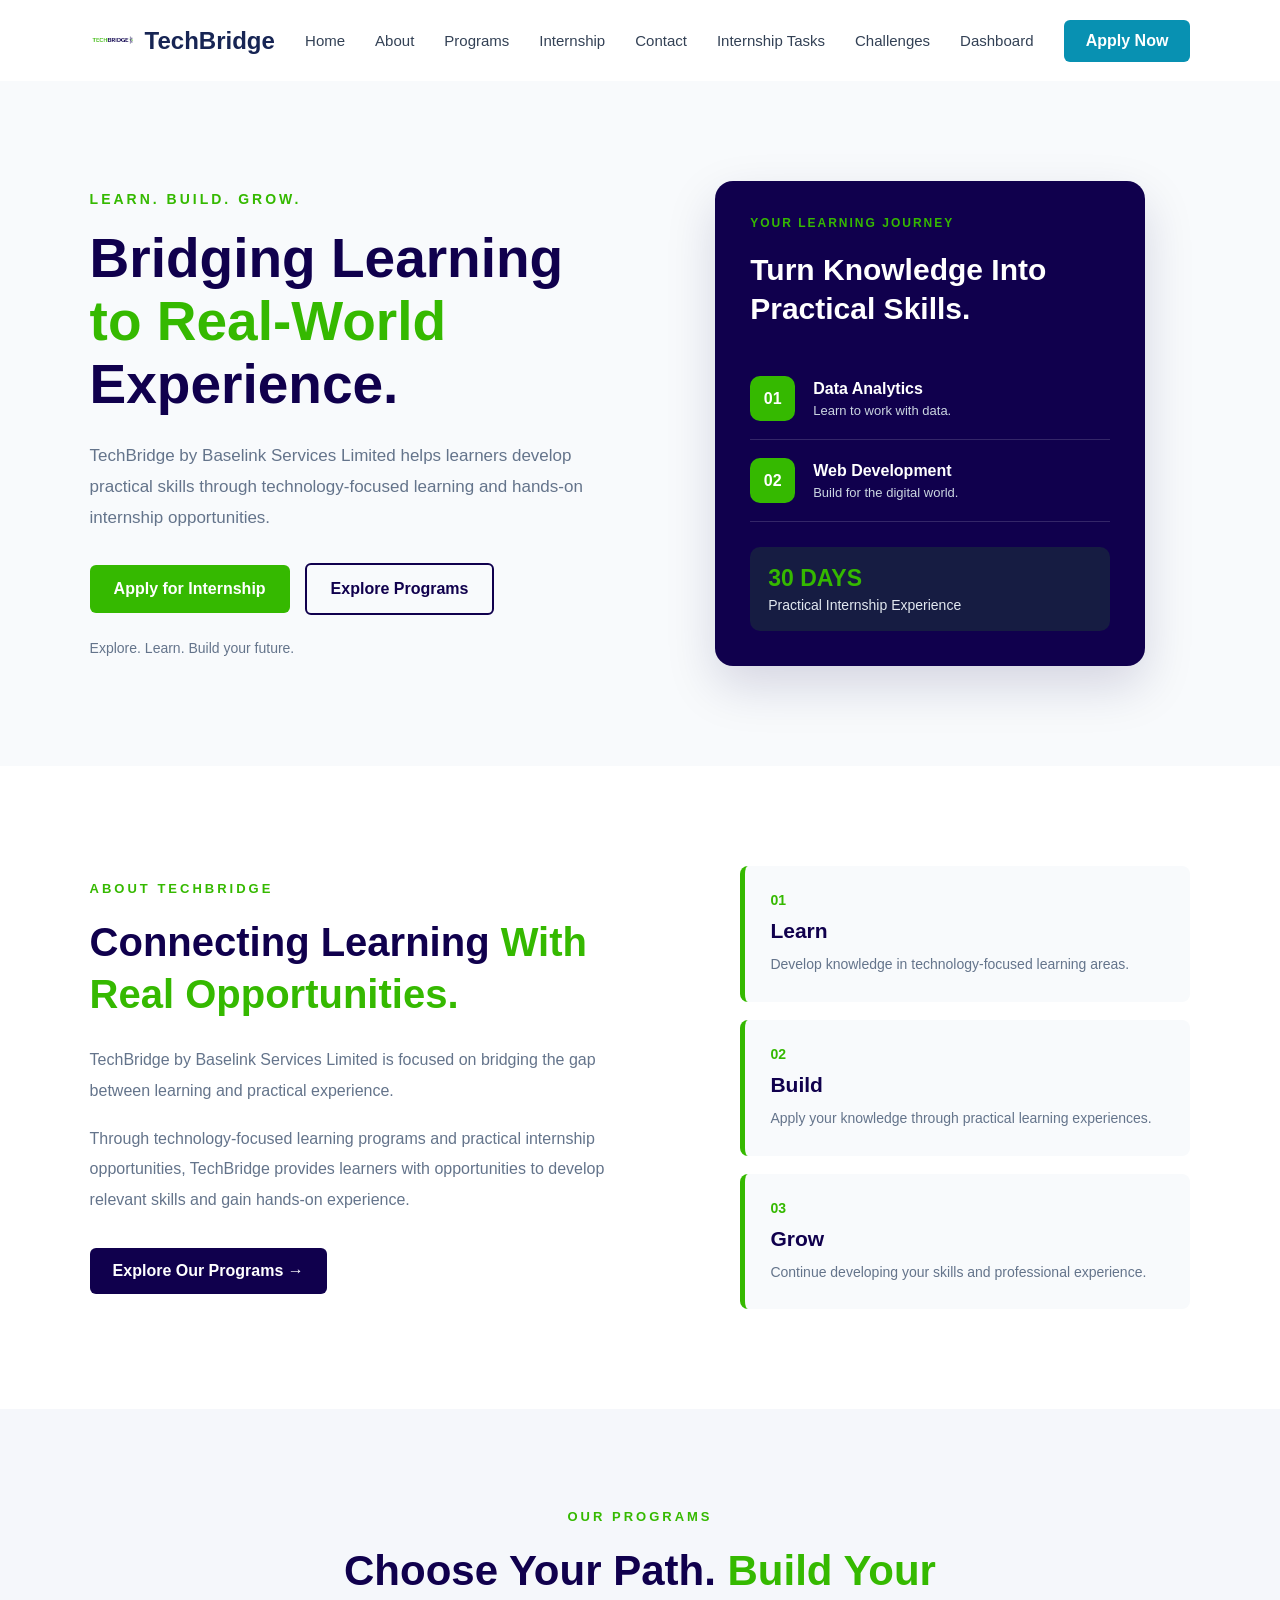
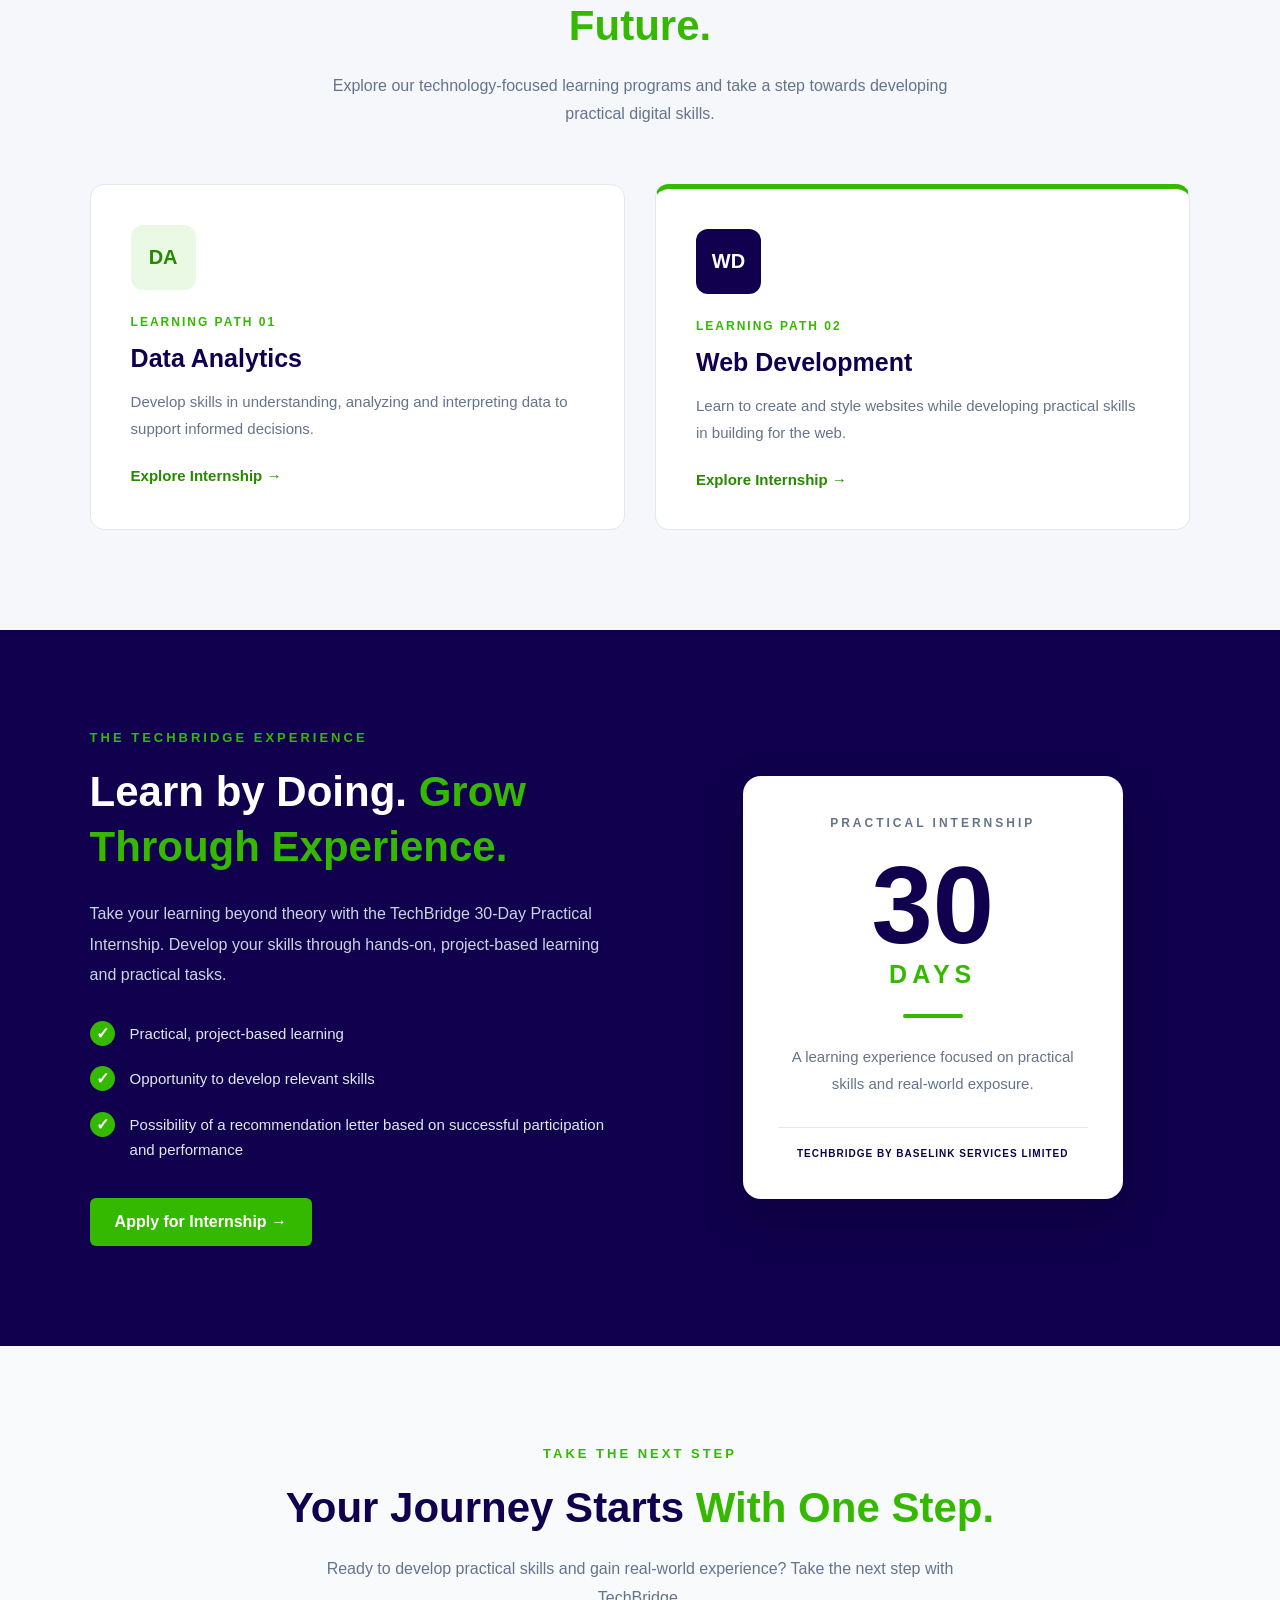
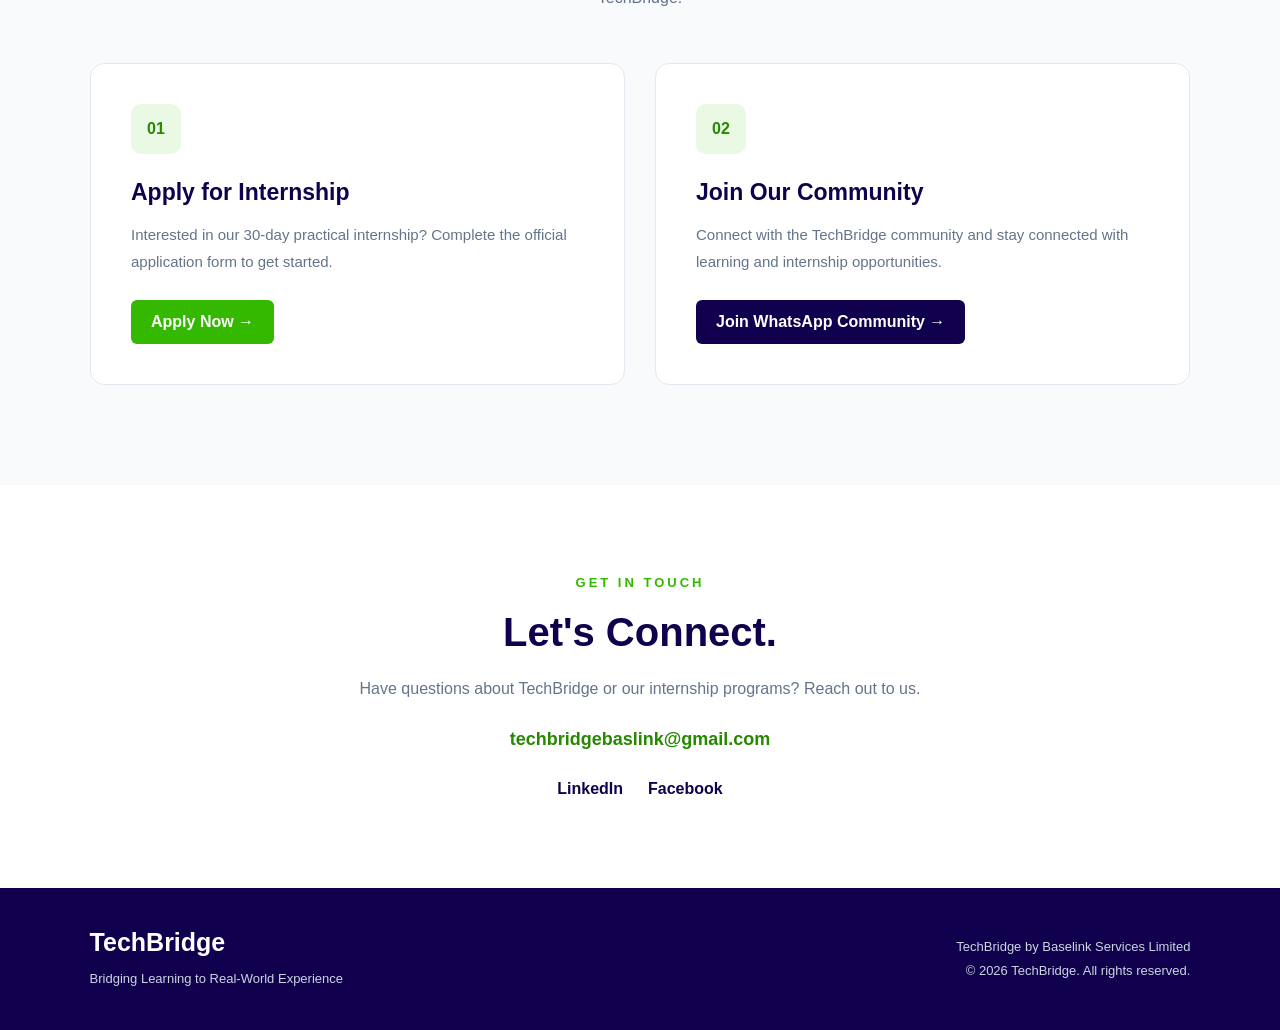
<file: index.html>
<!DOCTYPE html>
<html lang="en">
<head>
    <meta charset="UTF-8">
    <meta name="viewport" content="width=device-width, initial-scale=1.0">
    <meta name="description" content="TechBridge by Baselink Services Limited — Bridging Learning to Real-World Experience.">
    <title>TechBridge | Bridging Learning to Real-World Experience</title>
    <link rel="stylesheet" href="style.css?v=2">    
</head>
<body>

   
<!-- HEADER / NAVIGATION -->
<header class="header">
    <nav class="navbar">

        <a href="#home" class="logo">
            <img src="images/logo.png" alt="TechBridge Logo">
            <span>TechBridge</span>
        </a>

        <ul class="nav-links">
            <li><a href="#home">Home</a></li>
            <li><a href="#about">About</a></li>
            <li><a href="programs.html">Programs</a></li>
            <li><a href="#internship">Internship</a></li>
            <li><a href="#contact">Contact</a></li>
            <li><a href="tasks.html">Internship Tasks</a></li>
            <li><a href="challenges.html">Challenges</a></li>
            <li><a href="dashboard.html">Dashboard</a></li>
        </ul>

        <a href="#apply" class="nav-button">Apply Now</a>

              
    </nav>
</header>

    
<!-- HERO SECTION -->
<section class="hero" id="home">

    <div class="hero-content">

        <p class="hero-tag">
            LEARN. BUILD. GROW.
        </p>

        <h1>
            Bridging Learning
            <span>to Real-World</span>
            Experience.
        </h1>

        <p class="hero-description">
            TechBridge by Baselink Services Limited helps
            learners develop practical skills through
            technology-focused learning and hands-on
            internship opportunities.
        </p>

        <div class="hero-buttons">
            <a href="#apply" class="primary-btn">
                Apply for Internship
            </a>

            <a href="#programs" class="secondary-btn">
                Explore Programs
            </a>
        </div>

        <p class="hero-note">
            Explore. Learn. Build your future.
        </p>

    </div>

    <div class="hero-visual">

        <div class="visual-card">

            <p class="visual-label">
                YOUR LEARNING JOURNEY
            </p>

            <h2>
                Turn Knowledge
                Into Practical Skills.
            </h2>

            <div class="learning-path">

                <div class="path-icon">01</div>

                <div>
                    <h3>Data Analytics</h3>
                    <p>Learn to work with data.</p>
                </div>

            </div>

            <div class="learning-path">

                <div class="path-icon">02</div>

                <div>
                    <h3>Web Development</h3>
                    <p>Build for the digital world.</p>
                </div>

            </div>

            <div class="internship-highlight">
                <span>30 DAYS</span>
                <p>Practical Internship Experience</p>
            </div>

        </div>

    </div>

</section>


<!-- ABOUT SECTION -->
<section class="about" id="about">

    <div class="about-container">

        <div class="about-content">

            <p class="section-tag">ABOUT TECHBRIDGE</p>

            <h2>
                Connecting Learning
                <span>With Real Opportunities.</span>
            </h2>

            <p>
                TechBridge by Baselink Services Limited
                is focused on bridging the gap between
                learning and practical experience.
            </p>

            <p>
                Through technology-focused learning
                programs and practical internship
                opportunities, TechBridge provides
                learners with opportunities to develop
                relevant skills and gain hands-on
                experience.
            </p>

            <a href="#programs" class="about-button">
                Explore Our Programs →
            </a>

        </div>

        <div class="about-visual">

            <div class="about-box">

                <span class="about-number">01</span>

                <h3>Learn</h3>

                <p>
                    Develop knowledge in technology-focused
                    learning areas.
                </p>

            </div>

            <div class="about-box">

                <span class="about-number">02</span>

                <h3>Build</h3>

                <p>
                    Apply your knowledge through practical
                    learning experiences.
                </p>

            </div>

            <div class="about-box">

                <span class="about-number">03</span>

                <h3>Grow</h3>

                <p>
                    Continue developing your skills and
                    professional experience.
                </p>

            </div>

        </div>

    </div>

</section>


<!-- PROGRAMS SECTION -->
<section class="programs" id="programs">

    <div class="programs-container">

        <div class="programs-heading">

            <p class="section-tag">OUR PROGRAMS</p>

            <h2>
                Choose Your Path.
                <span>Build Your Future.</span>
            </h2>

            <p>
                Explore our technology-focused learning
                programs and take a step towards developing
                practical digital skills.
            </p>

        </div>


        <!-- PROGRAM CARDS -->
        <div class="program-cards">

            <!-- DATA ANALYTICS -->
            <div class="program-card">

                <div class="program-icon analytics-icon">
                    DA
                </div>

                <span class="program-label">
                    LEARNING PATH 01
                </span>

                <h3>Data Analytics</h3>

                <p>
                    Develop skills in understanding,
                    analyzing and interpreting data
                    to support informed decisions.
                </p>

                <a href="#internship" class="program-link">
                    Explore Internship →
                </a>

            </div>


            <!-- WEB DEVELOPMENT -->
            <div class="program-card featured-card">

                <div class="program-icon web-icon">
                    WD
                </div>

                <span class="program-label">
                    LEARNING PATH 02
                </span>

                <h3>Web Development</h3>

                <p>
                    Learn to create and style websites
                    while developing practical skills
                    in building for the web.
                </p>

                <a href="#internship" class="program-link">
                    Explore Internship →
                </a>

            </div>

        </div>

    </div>

</section>


<!-- INTERNSHIP SECTION -->
<section class="internship" id="internship">

    <div class="internship-container">

        <!-- LEFT CONTENT -->
        <div class="internship-content">

            <p class="section-tag">THE TECHBRIDGE EXPERIENCE</p>

            <h2>
                Learn by Doing.
                <span>Grow Through Experience.</span>
            </h2>

            <p class="internship-description">
                Take your learning beyond theory with the
                TechBridge 30-Day Practical Internship.
                Develop your skills through hands-on,
                project-based learning and practical tasks.
            </p>

            <div class="internship-benefits">

                <div class="benefit">
                    <span class="check">✓</span>
                    <p>Practical, project-based learning</p>
                </div>

                <div class="benefit">
                    <span class="check">✓</span>
                    <p>Opportunity to develop relevant skills</p>
                </div>

                <div class="benefit">
                    <span class="check">✓</span>
                    <p>
                        Possibility of a recommendation letter
                        based on successful participation and performance
                    </p>
                </div>

            </div>

            <a href="#apply" class="internship-btn">
                Apply for Internship →
            </a>

        </div>


        <!-- RIGHT CONTENT -->
        <div class="internship-visual">

            <div class="duration-card">

                <p class="duration-label">
                    PRACTICAL INTERNSHIP
                </p>

                <h3>30</h3>

                <span class="days-text">DAYS</span>

                <div class="duration-divider"></div>

                <p class="duration-message">
                    A learning experience focused on
                    practical skills and real-world exposure.
                </p>

                <div class="duration-footer">
                    TECHBRIDGE BY BASELINK SERVICES LIMITED
                </div>

            </div>

        </div>

    </div>

</section>


<!-- APPLICATION SECTION -->
<section class="application" id="apply">

    <div class="application-container">

        <p class="section-tag">TAKE THE NEXT STEP</p>

        <h2>
            Your Journey Starts
            <span>With One Step.</span>
        </h2>

        <p class="application-description">
            Ready to develop practical skills and gain
            real-world experience? Take the next step
            with TechBridge.
        </p>

        <div class="action-cards">

            <!-- APPLICATION CARD -->
            <div class="action-card apply-card">

                <div class="action-icon">01</div>

                <h3>Apply for Internship</h3>

                <p>
                    Interested in our 30-day practical
                    internship? Complete the official
                    application form to get started.
                </p>

                <a href="https://forms.gle/8EbdSy5ttGfLZfjv5?utm_source=chatgpt.comL"
                   class="action-btn apply-action">
                    Apply Now →
                </a>

            </div>


            <!-- COMMUNITY CARD -->
            <div class="action-card community-card">

                <div class="action-icon">02</div>

                <h3>Join Our Community</h3>

                <p>
                    Connect with the TechBridge community
                    and stay connected with learning
                    and internship opportunities.
                </p>

                <a href="https://chat.whatsapp.com/FqpBvYS4oaK32cXDxc8JIS?utm_source=chatgpt.com"
                   class="action-btn community-action"
                   target="_blank"
                   rel="noopener noreferrer">
                    Join WhatsApp Community →
                </a>

            </div>

        </div>

    </div>

</section>

<!-- CONTACT SECTION -->
<section class="contact" id="contact">

    <div class="contact-container">

        <p class="section-tag">GET IN TOUCH</p>

        <h2>Let's Connect.</h2>

        <p>
            Have questions about TechBridge or our
            internship programs? Reach out to us.
        </p>

        <a href="mailto:techbridgebaslink@gmail.com"
           class="email-link">
            techbridgebaslink@gmail.com
        </a>

        <div class="social-links">

            <a href="https://www.linkedin.com/company/techbridge-services/"
               target="_blank"
               rel="noopener noreferrer">
                LinkedIn
            </a>

            <a href="https://www.facebook.com/p/Baselink-Services-100066771475783/"
               target="_blank"
               rel="noopener noreferrer">
                Facebook
            </a>

        </div>

    </div>

</section>


<!-- FOOTER -->
<footer class="footer">

    <div class="footer-container">

        <div class="footer-brand">
            <h3>TechBridge</h3>
            <p>Bridging Learning to Real-World Experience</p>
        </div>

        <div class="footer-info">
            <p>TechBridge by Baselink Services Limited</p>
            <p>© 2026 TechBridge. All rights reserved.</p>
        </div>

    </div>

</footer>


</body>
</html>
</file>
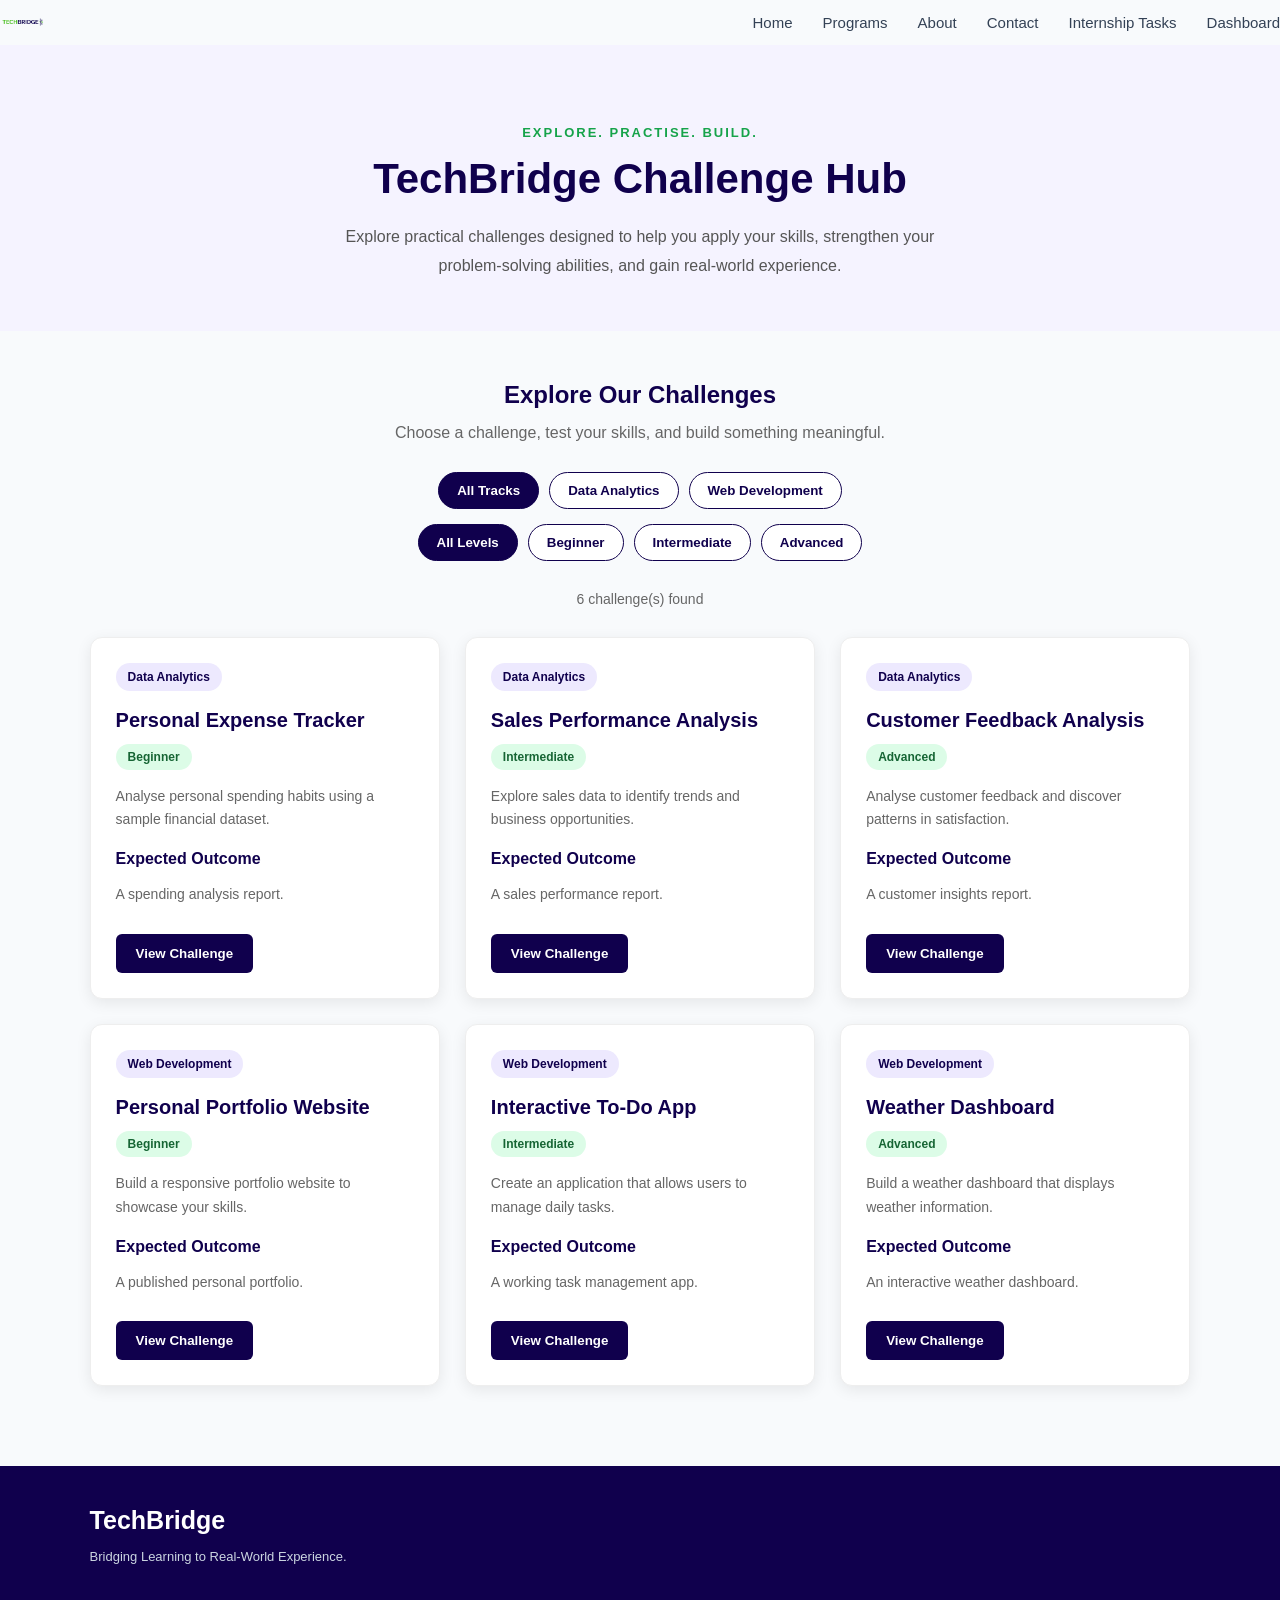
<file: challenges.html>
<!DOCTYPE html>
<html lang="en">

    <head>
        <meta charset="UTF-8">
        <meta name="viewport" content="width=device-width, initial-scale=1.0">

        <title>TechBridge | Challenge Hub</title>

        <link rel="stylesheet" href="style.css">
    </head>

    <body>

        <!-- HEADER -->
        <header>
            <nav class="navbar">

                <div class="logo">
                    <img src="images/logo.png" alt="TechBridge Logo">
                </div>

                <ul class="nav-links">
                    <li><a href="index.html">Home</a></li>
                    <li><a href="programs.html">Programs</a></li>
                    <li><a href="index.html#about">About</a></li>
                    <li><a href="index.html#contact">Contact</a></li>
                    <li><a href="tasks.html">Internship Tasks</a></li>
                    <li><a href="dashboard.html">Dashboard</a></li>
                </ul>

            </nav>
        </header>

        <!-- MAIN CONTENT -->
        <main>

            <section class="challenge-hero">

                <p class="challenge-tag">EXPLORE. PRACTISE. BUILD.</p>

                <h1>TechBridge Challenge Hub</h1>

                <p>
                    Explore practical challenges designed to help you apply your skills,
                    strengthen your problem-solving abilities, and gain real-world experience.
                </p>

            </section>

            <section class="challenge-section">

            <h2>Explore Our Challenges</h2>

            <p>Choose a challenge, test your skills, and build something meaningful.</p>

            <div class="challenge-filters">
                <div id="track-filters">
        <button class="filter-btn active" data-track="All">All Tracks</button>
        <button class="filter-btn" data-track="Data Analytics">Data Analytics</button>
        <button class="filter-btn" data-track="Web Development">Web Development</button>
                </div>

                <div id="difficulty-filters">
                <button class="filter-btn active" data-difficulty="All">All Levels</button>
                <button class="filter-btn" data-difficulty="Beginner">Beginner</button>
                <button class="filter-btn" data-difficulty="Intermediate">Intermediate</button>
                <button class="filter-btn" data-difficulty="Advanced">Advanced</button>
                </div>
            </div>

            <div id="challenge-count"></div>

            <div id="challenge-container" class="challenge-grid">
                <!-- Challenge cards will be generated with JavaScript -->
            </div>

            </section><div class="challenge-modal" id="challenge-modal">

            <div class="modal-content">

                <button class="modal-close" id="modal-close">&times;</button>

                <div id="modal-details"></div>

            </div>

        </div>



        </main>

        <!-- FOOTER -->
            
        <footer class="footer">

            <div class="footer-container">

                <div class="footer-brand">
                    <h3>TechBridge</h3>
                    <p>Bridging Learning to Real-World Experience.</p>
                </div>

            </div>

        </footer>
        <script src="challenges.js"></script>
    </body>
</html>
</file>
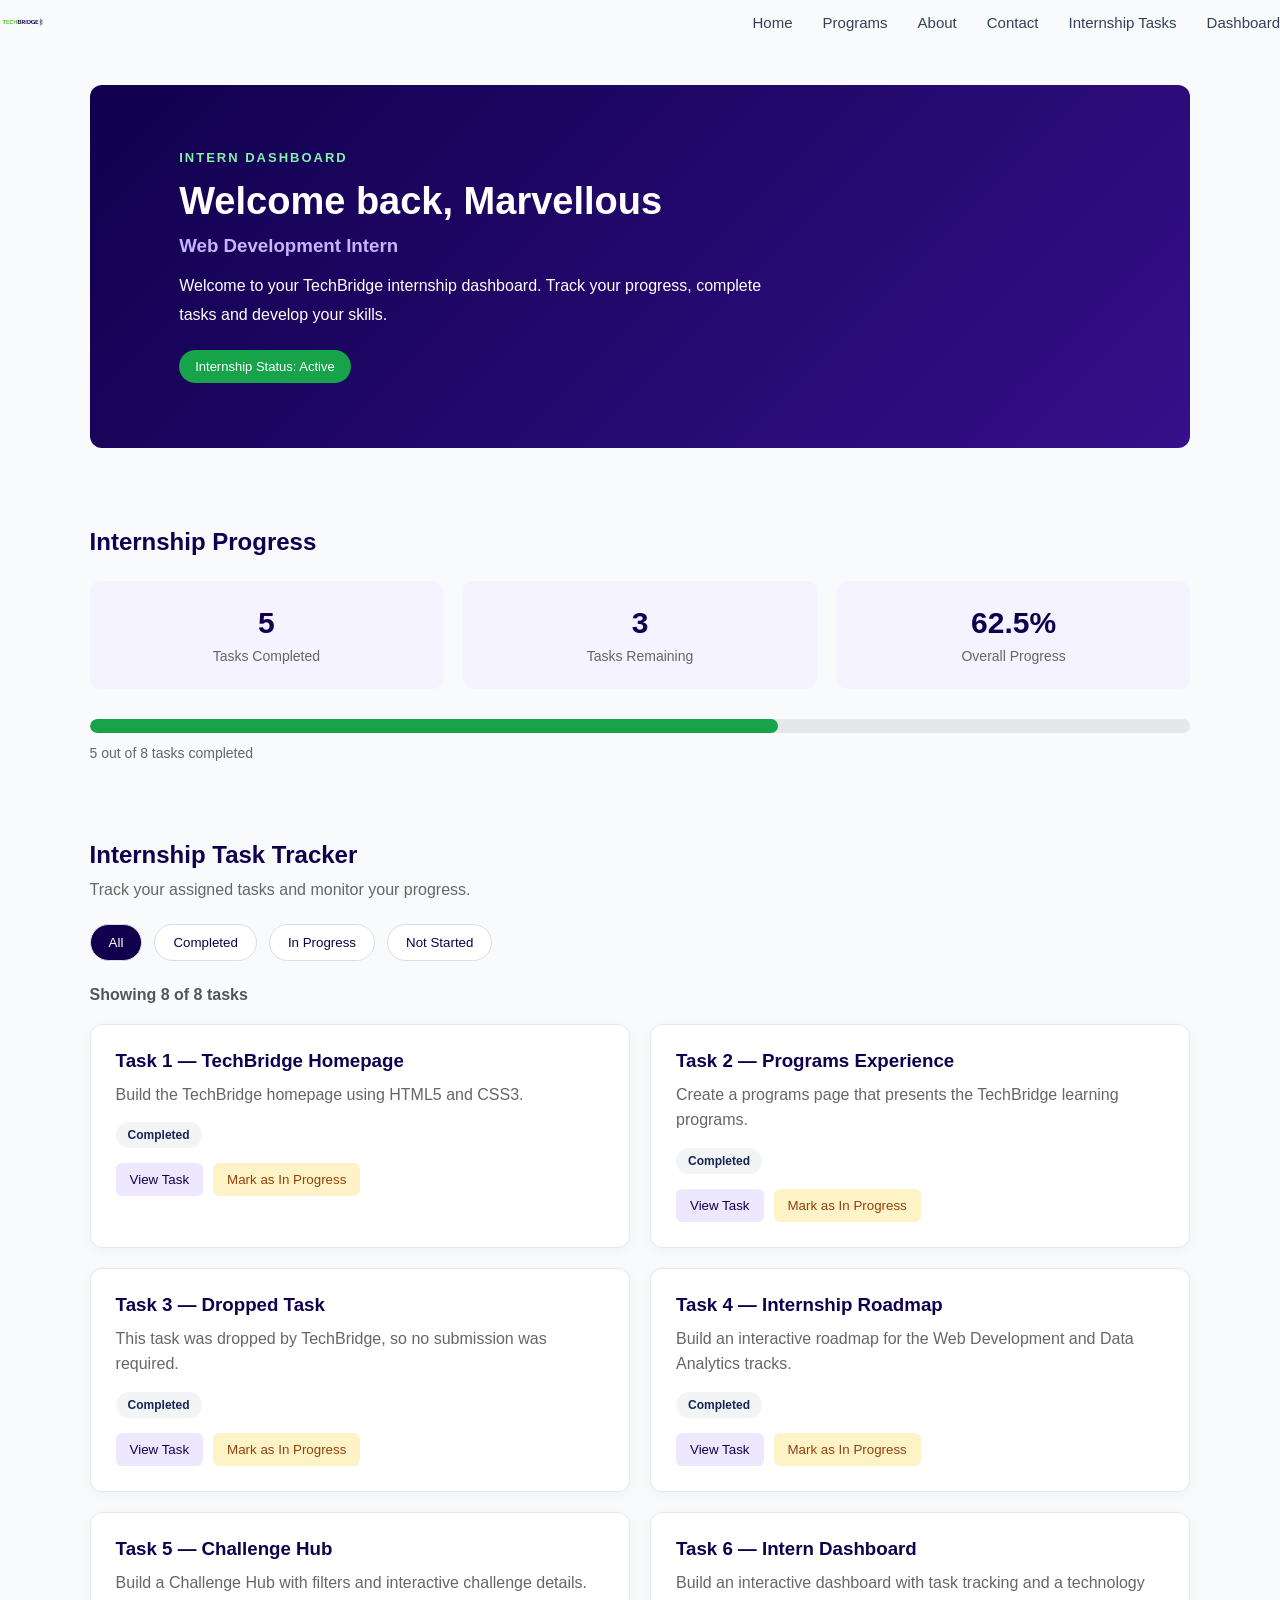
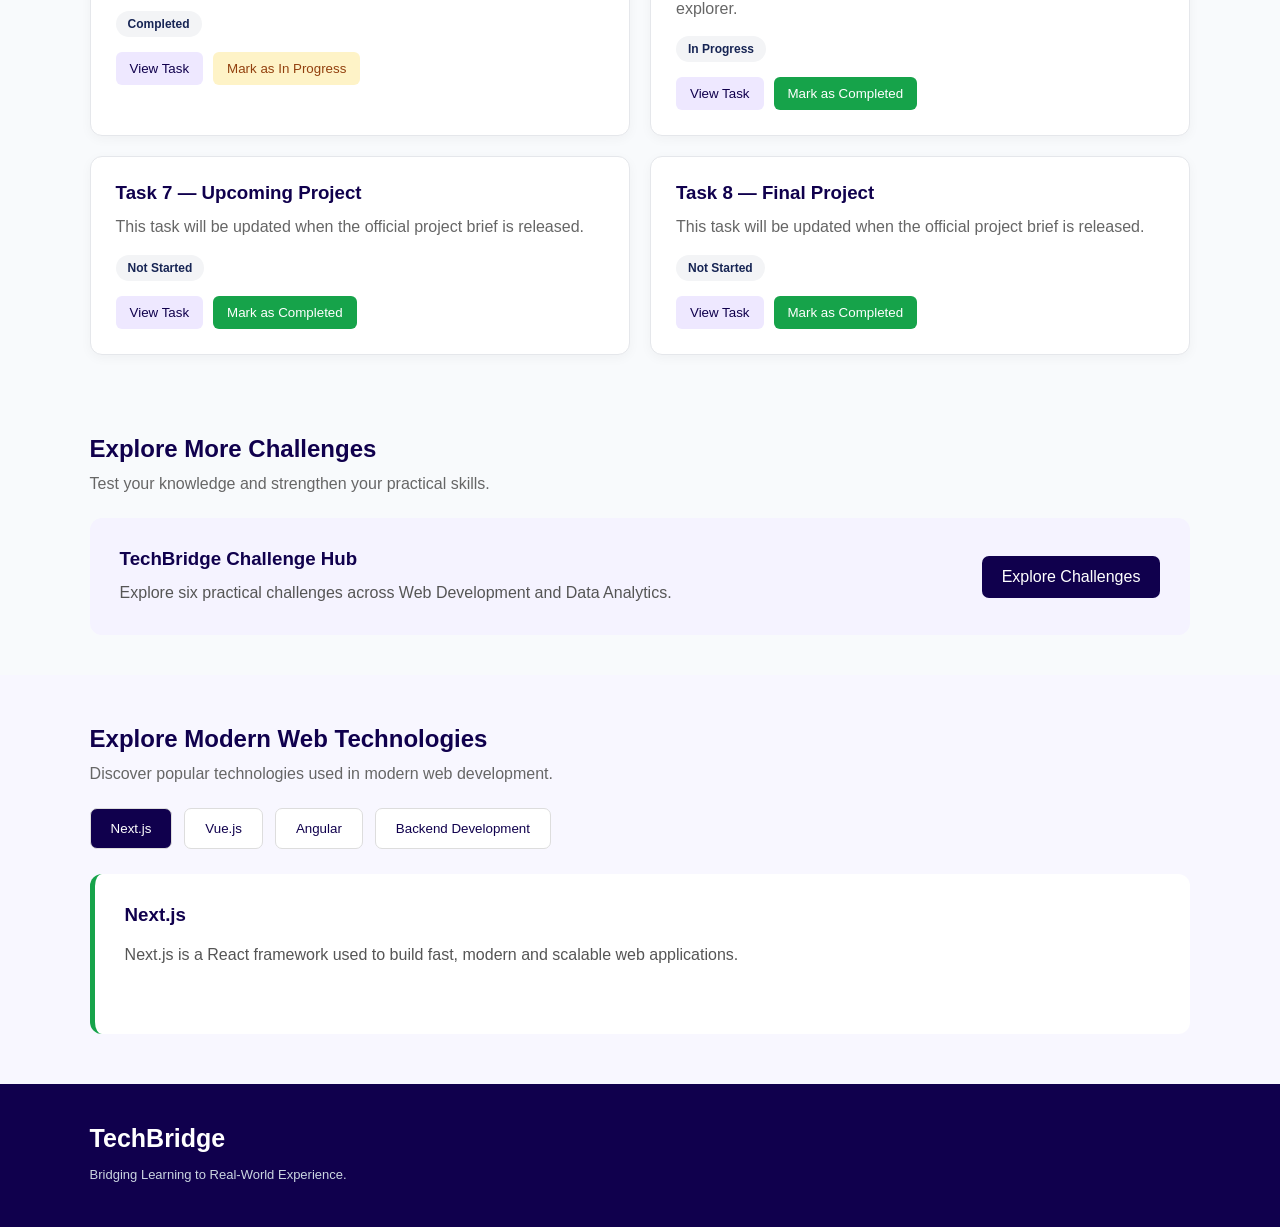
<file: dashboard.html>
<!DOCTYPE html>
<html lang="en">

<head>
    <meta charset="UTF-8">
    <meta name="viewport" content="width=device-width, initial-scale=1.0">
    <title>TechBridge | Intern Dashboard</title>
    <link rel="stylesheet" href="style.css">
</head>

<body>

    <!-- HEADER -->
    <header>
        <nav class="navbar">

                <div class="logo">
                    <img src="images/logo.png" alt="TechBridge Logo">
                </div>

                <ul class="nav-links">
                    <li><a href="index.html">Home</a></li>
                    <li><a href="programs.html">Programs</a></li>
                    <li><a href="index.html#about">About</a></li>
                    <li><a href="index.html#contact">Contact</a></li>
                    <li><a href="tasks.html">Internship Tasks</a></li>
                    <li><a href="dashboard.html">Dashboard</a></li>
                </ul>

            </nav>
    </header>

    <main>

        <!-- WELCOME SECTION -->
        <section class="dashboard-welcome">

            <div class="welcome-content">
                <p class="dashboard-label">INTERN DASHBOARD</p>

                <h1>Welcome back, Marvellous</h1>

                <h3>Web Development Intern</h3>

                <p>
                    Welcome to your TechBridge internship dashboard.
                    Track your progress, complete tasks and develop your skills.
                </p>

                <span class="intern-status">Internship Status: Active</span>
            </div>

        </section>

        <!-- INTERNSHIP PROGRESS -->
        <section class="dashboard-progress">

            <h2>Internship Progress</h2>

            <div class="progress-summary">

                <div class="progress-card">
                    <h3 id="completed-count">0</h3>
                    <p>Tasks Completed</p>
                </div>

                <div class="progress-card">
                    <h3 id="remaining-count">8</h3>
                    <p>Tasks Remaining</p>
                </div>

                <div class="progress-card">
                    <h3 id="progress-percentage">0%</h3>
                    <p>Overall Progress</p>
                </div>

            </div>

            <div class="progress-bar-container">
                <div class="progress-bar" id="progress-bar"></div>
            </div>

            <p id="progress-text">0 out of 8 tasks completed</p>

        </section>

        <!-- TASK TRACKER -->
        <section class="dashboard-tasks">
            <h2>Internship Task Tracker</h2>
            <p>Track your assigned tasks and monitor your progress.</p>

            <div class="dashboard-task-filters">
                <button class="task-filter active" data-status="All">All</button>
                <button class="task-filter" data-status="Completed">Completed</button>
                <button class="task-filter" data-status="In Progress">In Progress</button>
                <button class="task-filter" data-status="Not Started">Not Started</button>
            </div>

            <p id="dashboard-task-count"></p>

            <div class="dashboard-task-grid" id="dashboard-task-container"></div>
        </section>

        <!-- CHALLENGE HUB -->
        <section class="dashboard-challenges">
            <h2>Explore More Challenges</h2>
            <p>Test your knowledge and strengthen your practical skills.</p>

            <div class="challenge-preview">
                <div>
                    <h3>TechBridge Challenge Hub</h3>
                    <p>Explore six practical challenges across Web Development and Data Analytics.</p>
                </div>

                <a href="challenges.html" class="explore-challenges-btn">
                    Explore Challenges
                </a>
            </div>
        </section>

        <!-- TECHNOLOGY EXPLORER -->
        <section class="technology-explorer">
            <h2>Explore Modern Web Technologies</h2>
            <p>Discover popular technologies used in modern web development.</p>

            <div class="technology-buttons">
                <button class="tech-btn active" data-tech="nextjs">Next.js</button>
                <button class="tech-btn" data-tech="vue">Vue.js</button>
                <button class="tech-btn" data-tech="angular">Angular</button>
                <button class="tech-btn" data-tech="backend">Backend Development</button>
            </div>

            <div class="technology-content" id="technology-content">
                <h3>Next.js</h3>
                <p>
                    Next.js is a React framework used to build fast,
                    modern and scalable web applications.
                </p>
            </div>
        </section>

    </main>

    <!-- FOOTER -->
    <footer class="footer">
        <div class="footer-container">

            <div class="footer-brand">
                <h3>TechBridge</h3>
                <p>Bridging Learning to Real-World Experience.</p>
            </div>

        </div>
    </footer>

    <div class="task-modal" id="task-modal">
        <div class="task-modal-content">
            <button class="close-task-modal" id="close-task-modal">&times;</button>
            <h2 id="modal-task-title"></h2>
            <p id="modal-task-description"></p>
            <p id="modal-task-status"></p>
        </div>
    </div>

    <script src="dashboard.js"></script>

</body>
</html>
</file>
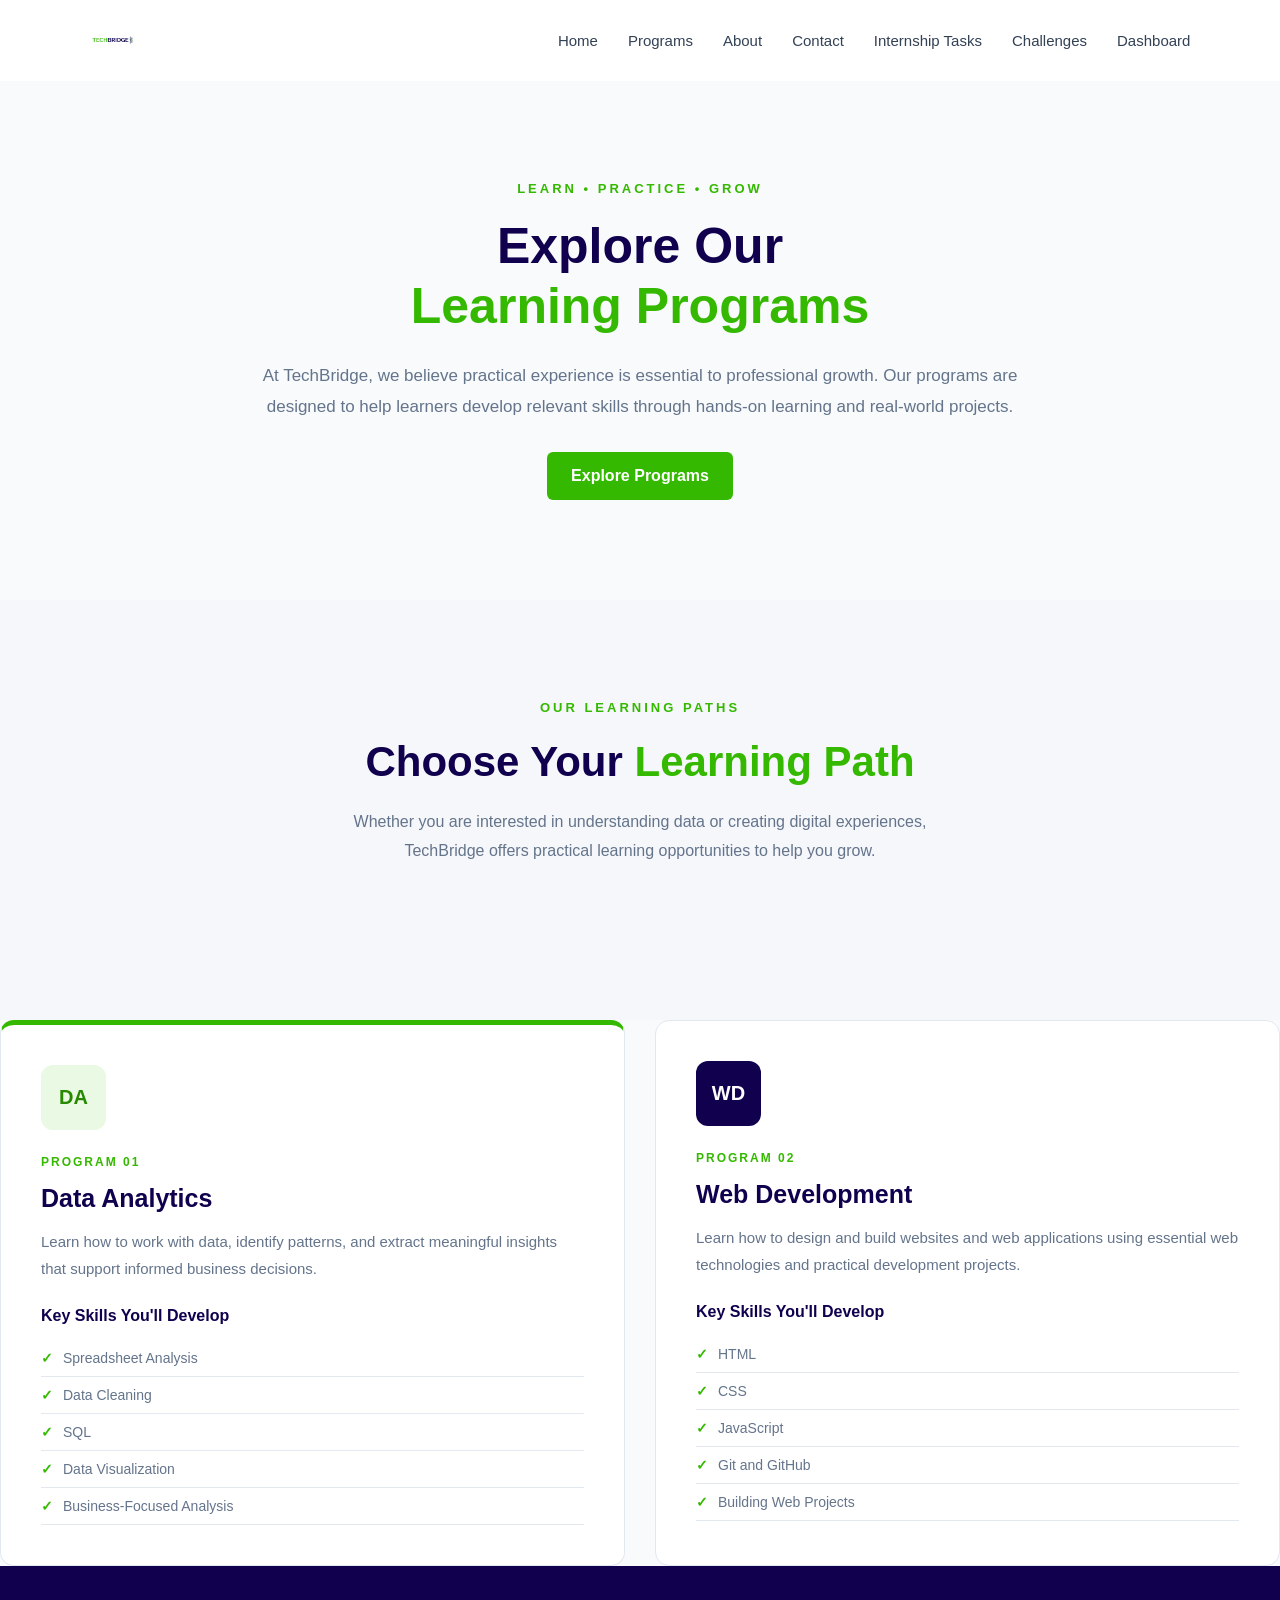
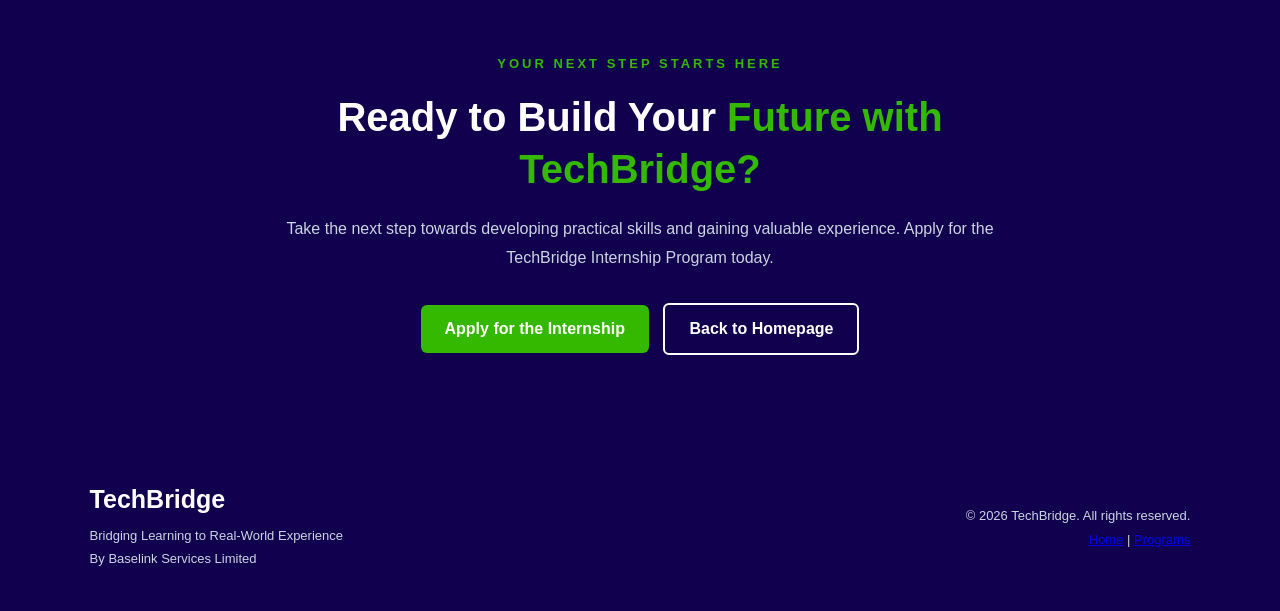
<file: programs.html>
<!DOCTYPE html>
<html lang="en">
<head>
    <meta charset="UTF-8">
    <meta name="viewport" content="width=device-width, initial-scale=1.0">
    <meta name="description" content="Explore TechBridge's practical Data Analytics and Web Development programs.">
    <title>Our Programs | TechBridge</title>
    <link rel="stylesheet" href="style.css">
</head>
<body>

    <!-- Navigation -->
    <header class="header">
        <nav class="navbar">
            <a href="index.html" class="logo">
                <img src="images/logo.png" alt="TechBridge Logo">
            </a>

            <ul class="nav-links">
                <li><a href="index.html">Home</a></li>
                <li><a href="programs.html">Programs</a></li>
                <li><a href="index.html#about">About</a></li>
                <li><a href="index.html#contact">Contact</a></li>
                <li><a href="tasks.html">Internship Tasks</a></li>
                <li><a href="challenges.html">Challenges</a></li>
                <li><a href="dashboard.html">Dashboard</a></li>
            </ul>
        </nav>
    </header>

    <main>

        <!-- Programs Hero -->
        
        <section class="programs-hero">
            <div class="programs-hero-content">
                <p class="section-tag">LEARN • PRACTICE • GROW</p>

                <h1>
                    Explore Our
                    <span>Learning Programs</span>
                </h1>

                <p>
                    At TechBridge, we believe practical experience is
                    essential to professional growth. Our programs are
                    designed to help learners develop relevant skills
                    through hands-on learning and real-world projects.
                </p>

                <a href="#available-programs" class="primary-btn">
                    Explore Programs
                </a>
            </div>
        </section>

        
        <section class="programs" id="available-programs">

            <div class="programs-container">

                <div class="programs-heading">
                    <p class="section-tag">OUR LEARNING PATHS</p>

                    <h2>
                        Choose Your <span>Learning Path</span>
                    </h2>

                    <p>
                        Whether you are interested in understanding data
                        or creating digital experiences, TechBridge offers
                        practical learning opportunities to help you grow.
                    </p>
                </div>

            </div>

        </section>

        
        <div class="program-cards">

            <!-- DATA ANALYTICS -->
            <div class="program-card featured-card">

                <div class="program-icon analytics-icon">
                    DA
                </div>

                <span class="program-label">PROGRAM 01</span>

                <h3>Data Analytics</h3>

                <p>
                    Learn how to work with data, identify patterns,
                    and extract meaningful insights that support
                    informed business decisions.
                </p>

                <h4>Key Skills You'll Develop</h4>

                <ul class="skill-list">
                    <li>Spreadsheet Analysis</li>
                    <li>Data Cleaning</li>
                    <li>SQL</li>
                    <li>Data Visualization</li>
                    <li>Business-Focused Analysis</li>
                </ul>

            </div>


            <!-- WEB DEVELOPMENT -->
            <div class="program-card">

                <div class="program-icon web-icon">
                    WD
                </div>

                <span class="program-label">PROGRAM 02</span>

                <h3>Web Development</h3>

                <p>
                    Learn how to design and build websites and
                    web applications using essential web technologies
                    and practical development projects.
                </p>

                <h4>Key Skills You'll Develop</h4>

                <ul class="skill-list">
                    <li>HTML</li>
                    <li>CSS</li>
                    <li>JavaScript</li>
                    <li>Git and GitHub</li>
                    <li>Building Web Projects</li>
                </ul>

            </div>

        </div>

        
        <section class="program-cta">

            <div class="program-cta-content">

                <p class="section-tag">YOUR NEXT STEP STARTS HERE</p>

                <h2>
                    Ready to Build Your
                    <span>Future with TechBridge?</span>
                </h2>

                <p>
                    Take the next step towards developing practical
                    skills and gaining valuable experience.
                    Apply for the TechBridge Internship Program today.
                </p>

                <a href="https://forms.gle/8EbdSy5ttGfLZfjv5?utm_source=chatgpt.comL"
                class="primary-btn"
                target="_blank">
                    Apply for the Internship
                </a>

                <a href="index.html" class="secondary-btn">
                    Back to Homepage
                </a>

            </div>

        </section>

    </main>
    
    <footer class="footer">

        <div class="footer-container">

            <div class="footer-brand">
                <h3>TechBridge</h3>
                <p>Bridging Learning to Real-World Experience</p>
                <p>By Baselink Services Limited</p>
            </div>

            <div class="footer-info">
                <p>© 2026 TechBridge. All rights reserved.</p>
                <p>
                    <a href="index.html">Home</a> |
                    <a href="programs.html">Programs</a>
                </p>
            </div>

        </div>

    </footer>

</body>
</html>
</file>
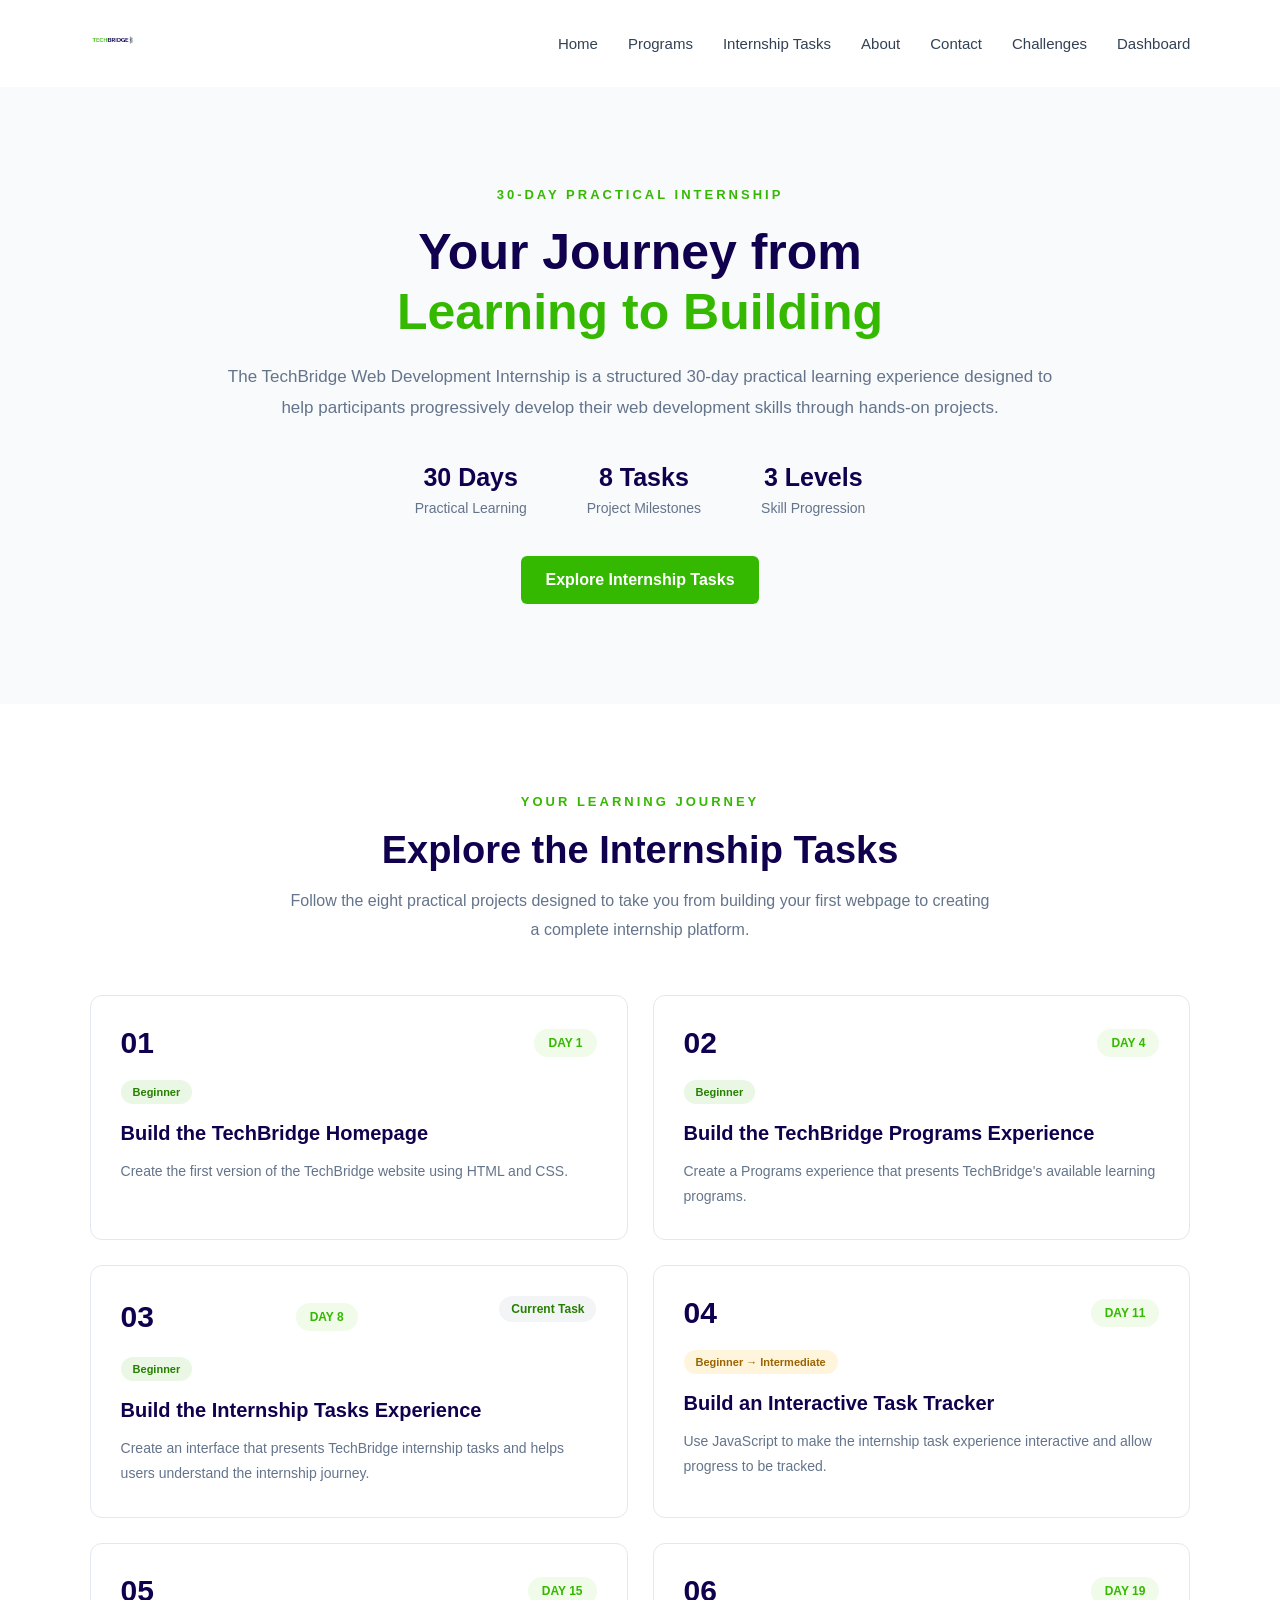
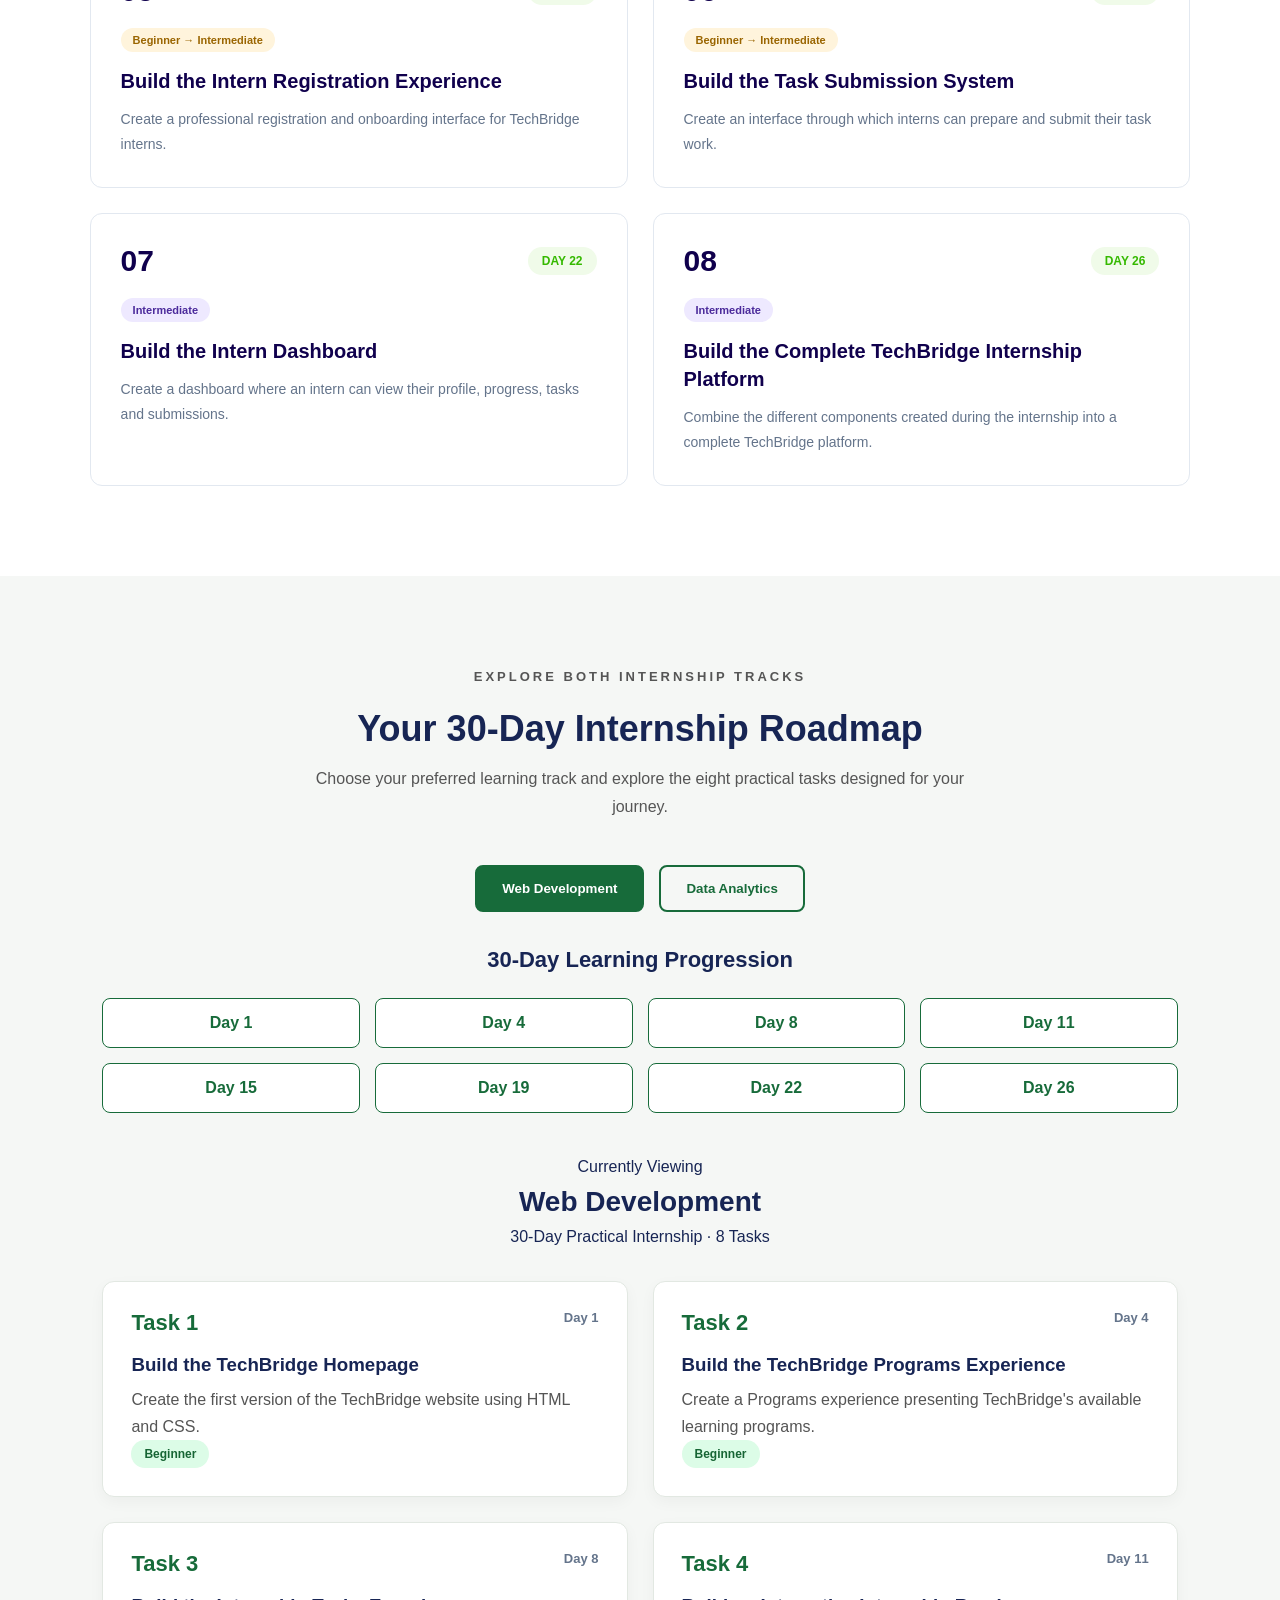
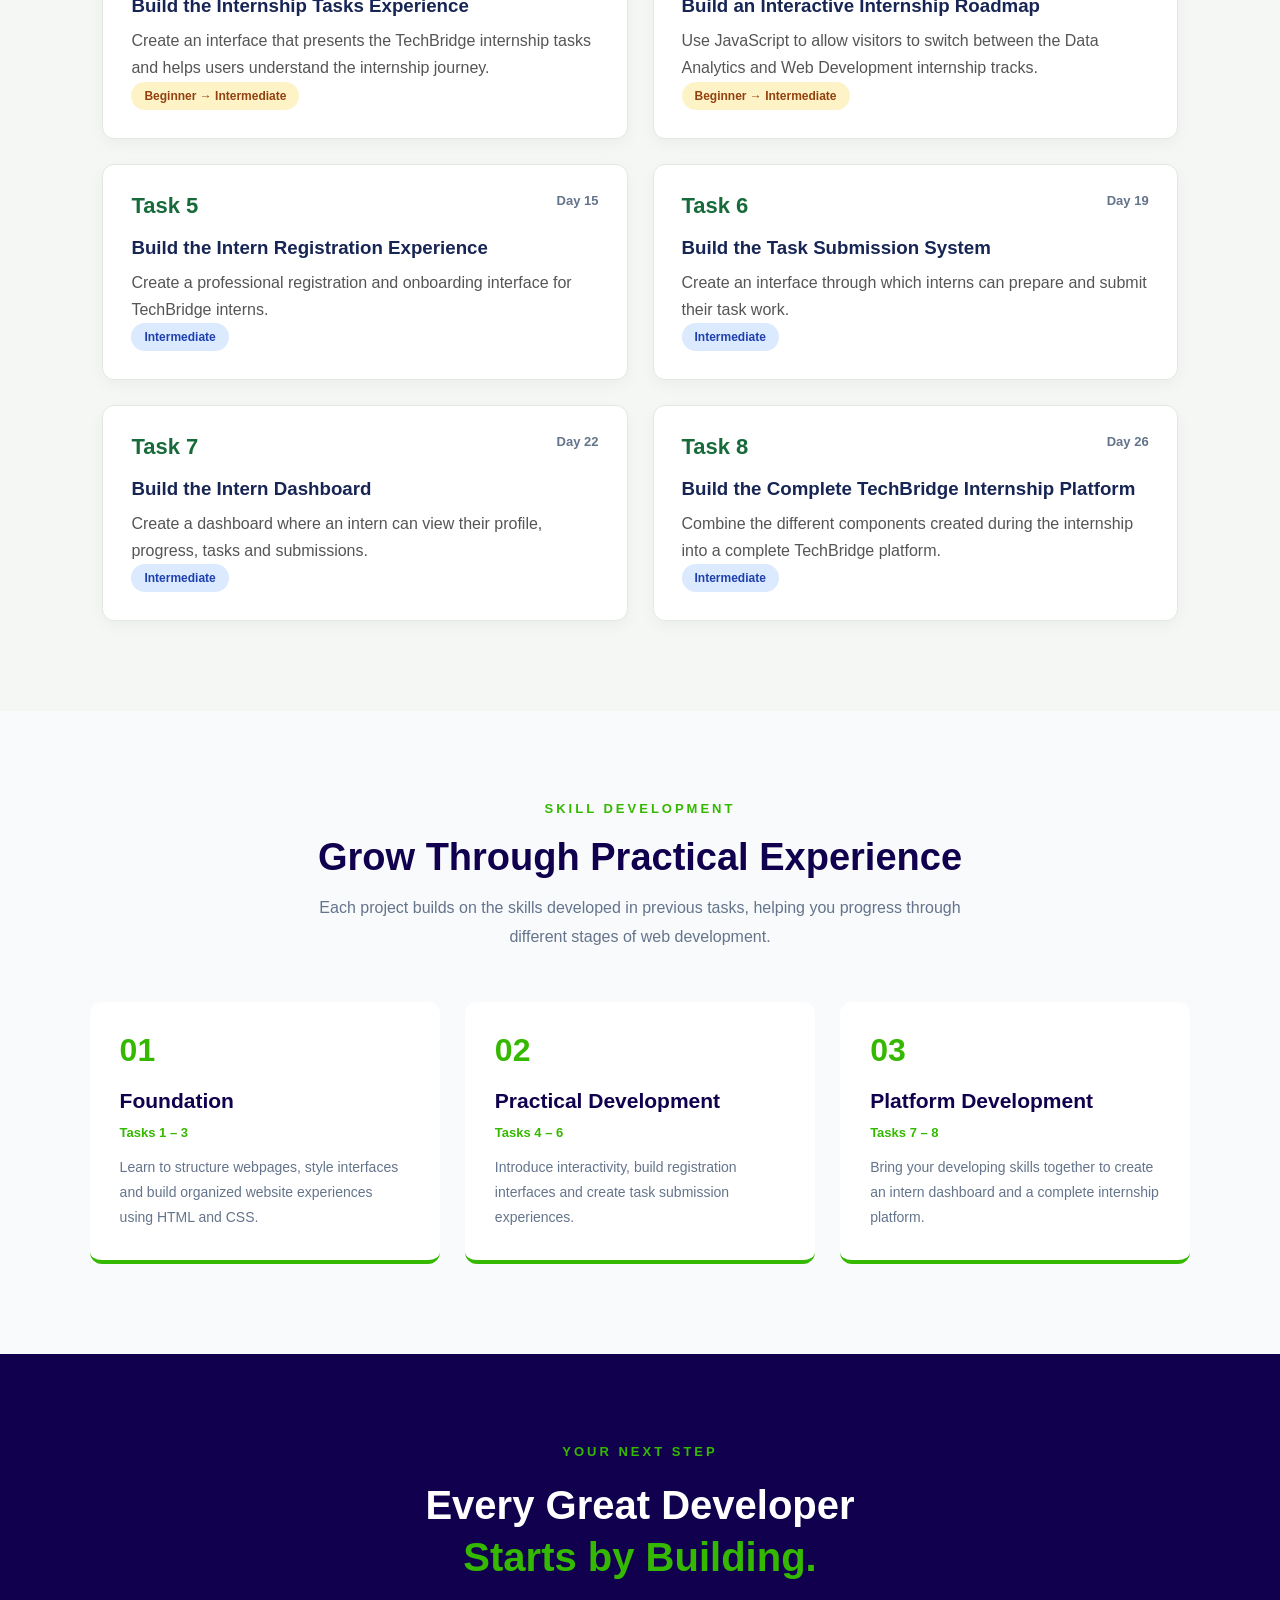
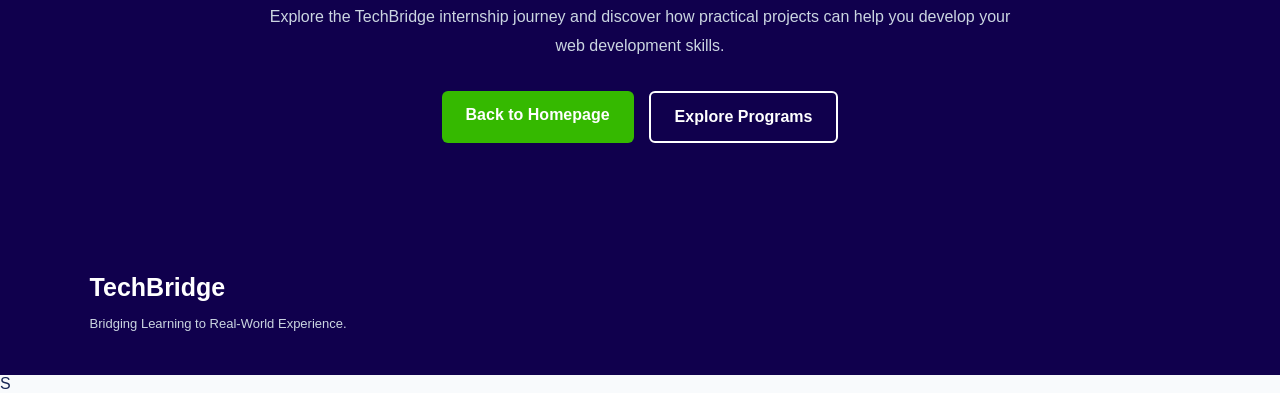
<file: tasks.html>
<!DOCTYPE html>
<html lang="en">
<head>
    <meta charset="UTF-8">
    <meta name="viewport" content="width=device-width, initial-scale=1.0">
    <meta name="description" content="Explore the TechBridge 30-day Web Development internship tasks and learning journey.">
    <title>Internship Tasks | TechBridge</title>
    <link rel="stylesheet" href="style.css">
</head>
<body>

    <!-- HEADER -->
    <header class="header">
        <nav class="navbar">
            <div class="logo">
                <a href="index.html">
                    <img src="images/logo.png" alt="TechBridge Logo">
                </a>
            </div>

            <ul class="nav-links">
                <li><a href="index.html">Home</a></li>
                <li><a href="programs.html">Programs</a></li>
                <li><a href="tasks.html">Internship Tasks</a></li>
                <li><a href="index.html#about">About</a></li>
                <li><a href="index.html#contact">Contact</a></li>
                <li><a href="challenges.html">Challenges</a></li>
                <li><a href="dashboard.html">Dashboard</a></li>
            </ul>
        </nav>
    </header>

    <!-- MAIN CONTENT -->
    <main>

        <section class="tasks-hero">
            <div class="tasks-hero-content">

                <p class="section-tag">30-DAY PRACTICAL INTERNSHIP</p>

                <h1>
                    Your Journey from
                    <span>Learning to Building</span>
                </h1>

                <p>
                    The TechBridge Web Development Internship is a structured
                    30-day practical learning experience designed to help
                    participants progressively develop their web development
                    skills through hands-on projects.
                </p>

                <div class="tasks-hero-stats">
                    <div>
                        <h3>30 Days</h3>
                        <p>Practical Learning</p>
                    </div>

                    <div>
                        <h3>8 Tasks</h3>
                        <p>Project Milestones</p>
                    </div>

                    <div>
                        <h3>3 Levels</h3>
                        <p>Skill Progression</p>
                    </div>
                </div>

                <a href="#task-roadmap" class="primary-btn">
                    Explore Internship Tasks
                </a>

            </div>
        </section>


        <section class="task-roadmap" id="task-roadmap">

            <div class="roadmap-heading">
                <p class="section-tag">YOUR LEARNING JOURNEY</p>
                <h2>Explore the Internship Tasks</h2>
                <p>
                    Follow the eight practical projects designed to take you
                    from building your first webpage to creating a complete
                    internship platform.
                </p>
            </div>

            <div class="task-grid">

                <!-- TASK 1 -->
                <div class="task-card">
                    <div class="task-top">
                        <span class="task-number">01</span>
                        <span class="task-day">DAY 1</span>
                    </div>
                    <span class="task-level beginner">Beginner</span>
                    <h3>Build the TechBridge Homepage</h3>
                    <p>
                        Create the first version of the TechBridge website
                        using HTML and CSS.
                    </p>
                </div>

                <!-- TASK 2 -->
                <div class="task-card">
                    <div class="task-top">
                        <span class="task-number">02</span>
                        <span class="task-day">DAY 4</span>
                    </div>
                    <span class="task-level beginner">Beginner</span>
                    <h3>Build the TechBridge Programs Experience</h3>
                    <p>
                        Create a Programs experience that presents
                        TechBridge's available learning programs.
                    </p>
                </div>

                <!-- TASK 3 -->
                <div class="task-card">
                    <div class="task-top">
                        <span class="task-number">03</span>
                        <span class="task-day">DAY 8</span>
                        <span class="task-status current-status">Current Task</span>
                    </div>
                    <span class="task-level beginner">Beginner</span>
                    <h3>Build the Internship Tasks Experience</h3>
                    <p>
                        Create an interface that presents TechBridge
                        internship tasks and helps users understand
                        the internship journey.
                    </p>
                </div>

                <!-- TASK 4 -->
                <div class="task-card">
                    <div class="task-top">
                        <span class="task-number">04</span>
                        <span class="task-day">DAY 11</span>
                    </div>
                    <span class="task-level intermediate">Beginner → Intermediate</span>
                    <h3>Build an Interactive Task Tracker</h3>
                    <p>
                        Use JavaScript to make the internship task
                        experience interactive and allow progress
                        to be tracked.
                    </p>
                </div>

                <!-- TASK 5 -->
                <div class="task-card">
                    <div class="task-top">
                        <span class="task-number">05</span>
                        <span class="task-day">DAY 15</span>
                    </div>
                    <span class="task-level intermediate">Beginner → Intermediate</span>
                    <h3>Build the Intern Registration Experience</h3>
                    <p>
                        Create a professional registration and
                        onboarding interface for TechBridge interns.
                    </p>
                </div>

                <!-- TASK 6 -->
                <div class="task-card">
                    <div class="task-top">
                        <span class="task-number">06</span>
                        <span class="task-day">DAY 19</span>
                    </div>
                    <span class="task-level intermediate">Beginner → Intermediate</span>
                    <h3>Build the Task Submission System</h3>
                    <p>
                        Create an interface through which interns
                        can prepare and submit their task work.
                    </p>
                </div>

                <!-- TASK 7 -->
                <div class="task-card">
                    <div class="task-top">
                        <span class="task-number">07</span>
                        <span class="task-day">DAY 22</span>
                    </div>
                    <span class="task-level advanced">Intermediate</span>
                    <h3>Build the Intern Dashboard</h3>
                    <p>
                        Create a dashboard where an intern can view
                        their profile, progress, tasks and submissions.
                    </p>
                </div>

                <!-- TASK 8 -->
                <div class="task-card">
                    <div class="task-top">
                        <span class="task-number">08</span>
                        <span class="task-day">DAY 26</span>
                    </div>
                    <span class="task-level advanced">Intermediate</span>
                    <h3>Build the Complete TechBridge Internship Platform</h3>
                    <p>
                        Combine the different components created during
                        the internship into a complete TechBridge platform.
                    </p>
                </div>

            </div>

        </section>

        <!-- INTERACTIVE INTERNSHIP ROADMAP -->
        <section class="interactive-roadmap" id="interactive-roadmap">

            <div class="roadmap-heading">
                <p class="section-tag">EXPLORE BOTH INTERNSHIP TRACKS</p>
                <h2>Your 30-Day Internship Roadmap</h2>
                <p>
                    Choose your preferred learning track and explore
                    the eight practical tasks designed for your journey.
                </p>
            </div>

            <!-- TRACK SELECTION -->
            <div class="track-selection">
                <button class="track-btn active" data-track="web">
                    Web Development
                </button>

                <button class="track-btn" data-track="data">
                    Data Analytics
                </button>
            </div><!-- 30-DAY PROGRESSION -->

            <div class="progress-timeline">

                <h3>30-Day Learning Progression</h3>

                <div class="timeline-days">

                    <div class="timeline-item">Day 1</div>
                    <div class="timeline-item">Day 4</div>
                    <div class="timeline-item">Day 8</div>
                    <div class="timeline-item">Day 11</div>
                    <div class="timeline-item">Day 15</div>
                    <div class="timeline-item">Day 19</div>
                    <div class="timeline-item">Day 22</div>
                    <div class="timeline-item">Day 26</div>

                </div>

            </div>

            <!-- SELECTED TRACK INFORMATION -->
            <div class="selected-track">
                <p>Currently Viewing</p>
                <h3 id="track-title">Web Development</h3>
                <p>30-Day Practical Internship · 8 Tasks</p>
            </div>

            <!-- TASKS WILL BE DISPLAYED HERE -->
            <div class="interactive-task-grid" id="task-container">

            </div>

        </section>

        <section class="learning-journey">

            <div class="journey-heading">
                <p class="section-tag">SKILL DEVELOPMENT</p>
                <h2>Grow Through Practical Experience</h2>
                <p>
                    Each project builds on the skills developed in previous
                    tasks, helping you progress through different stages
                    of web development.
                </p>
            </div>

            <div class="journey-stages">

                <div class="journey-stage">
                    <div class="stage-number">01</div>
                    <h3>Foundation</h3>
                    <span>Tasks 1 – 3</span>
                    <p>
                        Learn to structure webpages, style interfaces
                        and build organized website experiences using
                        HTML and CSS.
                    </p>
                </div>

                <div class="journey-stage">
                    <div class="stage-number">02</div>
                    <h3>Practical Development</h3>
                    <span>Tasks 4 – 6</span>
                    <p>
                        Introduce interactivity, build registration
                        interfaces and create task submission experiences.
                    </p>
                </div>

                <div class="journey-stage">
                    <div class="stage-number">03</div>
                    <h3>Platform Development</h3>
                    <span>Tasks 7 – 8</span>
                    <p>
                        Bring your developing skills together to create
                        an intern dashboard and a complete internship platform.
                    </p>
                </div>

            </div>

        </section>


        <section class="tasks-cta">

            <div class="tasks-cta-content">
                <p class="section-tag">YOUR NEXT STEP</p>

                <h2>
                    Every Great Developer
                    <span>Starts by Building.</span>
                </h2>

                <p>
                    Explore the TechBridge internship journey and discover
                    how practical projects can help you develop your
                    web development skills.
                </p>

                <div class="tasks-cta-buttons">
                    <a href="index.html" class="primary-btn">
                        Back to Homepage
                    </a>

                    <a href="programs.html" class="secondary-btn">
                        Explore Programs
                    </a>
                </div>
            </div>

        </section>

    </main>

    <!-- FOOTER -->
    <footer class="footer">
        <div class="footer-container">
            <div class="footer-brand">
                <h3>TechBridge</h3>
                <p>Bridging Learning to Real-World Experience.</p>
            </div>
        </div>
    </footer>

    <script src="script.js"></script>S
</body>
</html>
</file>
<file: style.css>
/* GENERAL RESET */
* {
    margin: 0;
    padding: 0;
    box-sizing: border-box;
}

html {
    scroll-behavior: smooth;
}

body {
    font-family: Arial, sans-serif;
    background-color: #f8fafc;
    color: #172554;
}

/* HEADER */
.header {
    width: 100%;
    background-color: #ffffff;
    padding: 18px 7%;
    box-shadow: 0 2px 10px rgba(0, 0, 0, 0.05);
}

/* NAVIGATION */
.navbar {
    display: flex;
    justify-content: space-between;
    align-items: center;
}

/* LOGO */
.logo {
    display: flex;
    align-items: center;
    gap: 10px;
    text-decoration: none;
    color: #172554;
    font-size: 24px;
    font-weight: bold;
}

.logo img {
    width: 45px;
    height: 45px;
    object-fit: contain;
}

/* NAV LINKS */
.nav-links {
    display: flex;
    list-style: none;
    gap: 30px;
}

.nav-links a {
    text-decoration: none;
    color: #334155;
    font-size: 15px;
    transition: color 0.3s ease;
}

.nav-links a:hover {
    color: #0891b2;
}

/* APPLY BUTTON */
.nav-button {
    text-decoration: none;
    background-color: #0891b2;
    color: #ffffff;
    padding: 12px 22px;
    border-radius: 6px;
    font-weight: bold;
    transition: background-color 0.3s ease;
}

.nav-button:hover {
    background-color: #0e7490;
}


/* =========================
   HERO SECTION
========================= */

.hero {
    min-height: 650px;
    padding: 100px 7%;

    display: flex;
    align-items: center;
    justify-content: space-between;
    gap: 60px;

    background: #f8fafc;
}

/* HERO CONTENT */

.hero-content {
    flex: 1;
    max-width: 600px;
}

.hero-tag {
    color: #35b900;
    font-size: 14px;
    font-weight: bold;
    letter-spacing: 3px;
    margin-bottom: 20px;
}

.hero-content h1 {
    color: #10004d;
    font-size: 55px;
    line-height: 1.15;
    margin-bottom: 25px;
}

.hero-content h1 span {
    color: #35b900;
    display: block;
}

.hero-description {
    color: #64748b;
    font-size: 17px;
    line-height: 1.8;
    margin-bottom: 30px;
}

/* HERO BUTTONS */

.hero-buttons {
    display: flex;
    align-items: center;
    gap: 15px;
    flex-wrap: wrap;
}

.primary-btn,
.secondary-btn {
    display: inline-block;
    padding: 15px 24px;
    border-radius: 6px;
    text-decoration: none;
    font-weight: bold;
    transition: 0.3s ease;
}

.primary-btn {
    background: #35b900;
    color: white;
}

.primary-btn:hover {
    background: #278900;
    transform: translateY(-3px);
}

.secondary-btn {
    border: 2px solid #10004d;
    color: #10004d;
}

.secondary-btn:hover {
    background: #10004d;
    color: white;
}

.hero-note {
    margin-top: 25px;
    color: #64748b;
    font-size: 14px;
}

/* HERO VISUAL */

.hero-visual {
    flex: 1;
    display: flex;
    justify-content: center;
}

.visual-card {
    width: 100%;
    max-width: 430px;
    padding: 35px;
    border-radius: 18px;
    background: #10004d;
    color: white;
    box-shadow: 0 20px 50px rgba(16, 0, 77, 0.15);
}

.visual-label {
    color: #35b900;
    font-size: 12px;
    font-weight: bold;
    letter-spacing: 2px;
    margin-bottom: 20px;
}

.visual-card h2 {
    font-size: 30px;
    line-height: 1.3;
    margin-bottom: 30px;
}

.learning-path {
    display: flex;
    align-items: center;
    gap: 18px;
    padding: 18px 0;
    border-bottom: 1px solid rgba(255,255,255,0.15);
}

.path-icon {
    width: 45px;
    height: 45px;
    border-radius: 10px;
    background: #35b900;
    color: white;
    display: flex;
    align-items: center;
    justify-content: center;
    font-weight: bold;
}

.learning-path h3 {
    font-size: 16px;
    margin-bottom: 5px;
}

.learning-path p {
    color: #cbd5e1;
    font-size: 13px;
}

.internship-highlight {
    margin-top: 25px;
    padding: 18px;
    background: rgba(53, 185, 0, 0.15);
    border-radius: 10px;
}

.internship-highlight span {
    color: #35b900;
    font-size: 23px;
    font-weight: bold;
}

.internship-highlight p {
    margin-top: 5px;
    color: #e2e8f0;
    font-size: 14px;
}


/* RESPONSIVE HERO SECTION */

@media (max-width: 900px) {

    .hero {
        gap: 35px;
        padding: 80px 5%;
    }

    .hero-content h1 {
        font-size: 42px;
    }

}

@media (max-width: 650px) {

    .hero {
        flex-direction: column;
        padding: 65px 6%;
        text-align: center;
    }

    .hero-content {
        width: 100%;
    }

    .hero-content h1 {
        font-size: 38px;
    }

    .hero-buttons {
        justify-content: center;
    }

    .hero-visual {
        width: 100%;
    }

    .visual-card {
        padding: 25px;
    }

}


/* =========================
   ABOUT SECTION
========================= */

.about {
    padding: 100px 7%;
    background-color: #ffffff;
}

.about-container {
    display: flex;
    justify-content: space-between;
    align-items: center;
    gap: 70px;
}

/* ABOUT CONTENT */

.about-content {
    flex: 1;
    max-width: 550px;
}

.section-tag {
    color: #35b900;
    font-size: 13px;
    font-weight: bold;
    letter-spacing: 3px;
    margin-bottom: 20px;
}

.about-content h2 {
    color: #10004d;
    font-size: 40px;
    line-height: 1.3;
    margin-bottom: 25px;
}

.about-content h2 span {
    color: #35b900;
}

.about-content p:not(.section-tag) {
    color: #64748b;
    font-size: 16px;
    line-height: 1.9;
    margin-bottom: 18px;
}

.about-button {
    display: inline-block;
    margin-top: 15px;
    padding: 14px 23px;
    background-color: #10004d;
    color: #ffffff;
    text-decoration: none;
    border-radius: 6px;
    font-weight: bold;
    transition: 0.3s ease;
}

.about-button:hover {
    background-color: #35b900;
    transform: translateY(-3px);
}

/* ABOUT VISUAL CARDS */

.about-visual {
    flex: 1;
    display: flex;
    flex-direction: column;
    gap: 18px;
    max-width: 450px;
}

.about-box {
    padding: 25px;
    background-color: #f8fafc;
    border-left: 5px solid #35b900;
    border-radius: 8px;
    transition: 0.3s ease;
}

.about-box:hover {
    transform: translateX(8px);
    box-shadow: 0 10px 25px rgba(16, 0, 77, 0.08);
}

.about-number {
    color: #35b900;
    font-size: 14px;
    font-weight: bold;
}

.about-box h3 {
    color: #10004d;
    font-size: 21px;
    margin: 10px 0;
}

.about-box p {
    color: #64748b;
    font-size: 14px;
    line-height: 1.7;
}

/* ABOUT RESPONSIVENESS */

@media (max-width: 768px) {

    .about {
        padding: 70px 6%;
    }

    .about-container {
        flex-direction: column;
        align-items: stretch;
        gap: 40px;
    }

    .about-content h2 {
        font-size: 32px;
    }

    .about-visual {
        max-width: 100%;
    }

}


/* 
   PROGRAMS SECTION
 */

.programs {
    padding: 100px 7%;
    background-color: #f5f7fb;
}

.programs-container {
    max-width: 1200px;
    margin: auto;
}

/* SECTION HEADING */

.programs-heading {
    text-align: center;
    max-width: 650px;
    margin: 0 auto 55px;
}

.programs-heading h2 {
    color: #10004d;
    font-size: 42px;
    line-height: 1.3;
    margin-bottom: 18px;
}

.programs-heading h2 span {
    color: #35b900;
}

.programs-heading > p:last-child {
    color: #64748b;
    font-size: 16px;
    line-height: 1.8;
}

/* PROGRAM CARDS */

.program-cards {
    display: grid;
    grid-template-columns: repeat(2, 1fr);
    gap: 30px;
}

.program-card {
    background-color: #ffffff;
    padding: 40px;
    border-radius: 14px;
    border: 1px solid #e2e8f0;
    transition: 0.3s ease;
}

.program-card:hover {
    transform: translateY(-8px);
    box-shadow: 0 15px 35px rgba(16, 0, 77, 0.1);
}

/* PROGRAM ICONS */

.program-icon {
    width: 65px;
    height: 65px;
    display: flex;
    align-items: center;
    justify-content: center;
    border-radius: 12px;
    font-size: 20px;
    font-weight: bold;
    margin-bottom: 25px;
}

.analytics-icon {
    background-color: #e9f9e3;
    color: #278900;
}

.web-icon {
    background-color: #10004d;
    color: #ffffff;
}

/* PROGRAM TEXT */

.program-label {
    display: block;
    color: #35b900;
    font-size: 12px;
    font-weight: bold;
    letter-spacing: 2px;
    margin-bottom: 15px;
}

.program-card h3 {
    color: #10004d;
    font-size: 25px;
    margin-bottom: 15px;
}

.program-card p {
    color: #64748b;
    font-size: 15px;
    line-height: 1.8;
    margin-bottom: 25px;
}

/* PROGRAM LINKS */

.program-link {
    color: #278900;
    text-decoration: none;
    font-weight: bold;
    font-size: 15px;
}

.program-link:hover {
    color: #10004d;
}

/* FEATURED CARD */

.featured-card {
    border-top: 5px solid #35b900;
}

/* PROGRAM RESPONSIVENESS */

@media (max-width: 768px) {

    .programs {
        padding: 75px 6%;
    }

    .programs-heading h2 {
        font-size: 32px;
    }

    .program-cards {
        grid-template-columns: 1fr;
    }

    .program-card {
        padding: 30px;
    }

}


/*
   INTERNSHIP SECTION
 */

.internship {
    padding: 100px 7%;
    background-color: #10004d;
}

.internship-container {
    max-width: 1200px;
    margin: auto;

    display: flex;
    align-items: center;
    justify-content: space-between;
    gap: 70px;
}

/* LEFT CONTENT */

.internship-content {
    flex: 1;
    max-width: 600px;
}

.internship-content h2 {
    color: #ffffff;
    font-size: 42px;
    line-height: 1.3;
    margin-bottom: 25px;
}

.internship-content h2 span {
    color: #35b900;
}

.internship-description {
    color: #cbd5e1;
    font-size: 16px;
    line-height: 1.9;
    margin-bottom: 30px;
}

/* BENEFITS */

.internship-benefits {
    display: flex;
    flex-direction: column;
    gap: 20px;
    margin-bottom: 35px;
}

.benefit {
    display: flex;
    align-items: flex-start;
    gap: 15px;
}

.check {
    min-width: 25px;
    height: 25px;
    display: flex;
    align-items: center;
    justify-content: center;

    background-color: #35b900;
    color: white;

    border-radius: 50%;
    font-weight: bold;
}

.benefit p {
    color: #e2e8f0;
    font-size: 15px;
    line-height: 1.7;
}

/* INTERNSHIP BUTTON */

.internship-btn {
    display: inline-block;
    padding: 15px 25px;
    background-color: #35b900;
    color: white;
    text-decoration: none;
    border-radius: 6px;
    font-weight: bold;
    transition: 0.3s ease;
}

.internship-btn:hover {
    background-color: #278900;
    transform: translateY(-3px);
}

/* RIGHT VISUAL */

.internship-visual {
    flex: 1;
    display: flex;
    justify-content: center;
}

.duration-card {
    width: 100%;
    max-width: 380px;
    padding: 40px 35px;

    background-color: #ffffff;
    border-radius: 18px;
    text-align: center;

    box-shadow: 0 20px 50px rgba(0, 0, 0, 0.2);
}

.duration-label {
    color: #64748b;
    font-size: 12px;
    font-weight: bold;
    letter-spacing: 3px;
}

.duration-card h3 {
    color: #10004d;
    font-size: 110px;
    line-height: 1;
    margin-top: 20px;
}

.days-text {
    color: #35b900;
    font-size: 25px;
    font-weight: bold;
    letter-spacing: 5px;
}

.duration-divider {
    width: 60px;
    height: 4px;
    background-color: #35b900;
    margin: 25px auto;
    border-radius: 5px;
}

.duration-message {
    color: #64748b;
    font-size: 15px;
    line-height: 1.8;
}

.duration-footer {
    margin-top: 30px;
    padding-top: 20px;
    border-top: 1px solid #e2e8f0;

    color: #10004d;
    font-size: 10px;
    font-weight: bold;
    letter-spacing: 1px;
}

/* RESPONSIVE DESIGN */

@media (max-width: 768px) {

    .internship {
        padding: 75px 6%;
    }

    .internship-container {
        flex-direction: column;
        align-items: stretch;
        gap: 45px;
    }

    .internship-content h2 {
        font-size: 32px;
    }

    .internship-visual {
        width: 100%;
    }

    .duration-card {
        max-width: 100%;
    }

    .duration-card h3 {
        font-size: 90px;
    }

}


/*
   APPLICATION SECTION
*/

.application {
    padding: 100px 7%;
    background: #f8fafc;
}

.application-container {
    max-width: 1100px;
    margin: auto;
    text-align: center;
}

.application-container h2 {
    color: #10004d;
    font-size: 42px;
    line-height: 1.3;
    margin-bottom: 20px;
}

.application-container h2 span {
    color: #35b900;
}

.application-description {
    max-width: 650px;
    margin: 0 auto 50px;
    color: #64748b;
    line-height: 1.8;
    font-size: 16px;
}

/* ACTION CARDS */

.action-cards {
    display: grid;
    grid-template-columns: repeat(2, 1fr);
    gap: 30px;
    text-align: left;
}

.action-card {
    padding: 40px;
    background: white;
    border-radius: 14px;
    border: 1px solid #e2e8f0;
    transition: 0.3s ease;
}

.action-card:hover {
    transform: translateY(-7px);
    box-shadow: 0 15px 35px rgba(16, 0, 77, 0.1);
}

.action-icon {
    width: 50px;
    height: 50px;
    display: flex;
    align-items: center;
    justify-content: center;
    background: #e9f9e3;
    color: #278900;
    border-radius: 10px;
    font-weight: bold;
    margin-bottom: 25px;
}

.action-card h3 {
    color: #10004d;
    font-size: 23px;
    margin-bottom: 15px;
}

.action-card p {
    color: #64748b;
    line-height: 1.8;
    font-size: 15px;
    margin-bottom: 25px;
}

.action-btn {
    display: inline-block;
    padding: 13px 20px;
    text-decoration: none;
    border-radius: 6px;
    font-weight: bold;
    transition: 0.3s ease;
}

.apply-action {
    background: #35b900;
    color: white;
}

.apply-action:hover {
    background: #278900;
}

.community-action {
    background: #10004d;
    color: white;
}

.community-action:hover {
    background: #278900;
}

/* RESPONSIVENESS */

@media (max-width: 768px) {

    .application {
        padding: 75px 6%;
    }

    .application-container h2 {
        font-size: 32px;
    }

    .action-cards {
        grid-template-columns: 1fr;
    }

    .action-card {
        padding: 30px;
    }

}


/* =========================
   CONTACT SECTION
========================= */

.contact {
    padding: 90px 7%;
    background: white;
    text-align: center;
}

.contact-container {
    max-width: 700px;
    margin: auto;
}

.contact h2 {
    color: #10004d;
    font-size: 40px;
    margin-bottom: 20px;
}

.contact-container > p:not(.section-tag) {
    color: #64748b;
    line-height: 1.8;
    margin-bottom: 25px;
}

.email-link {
    color: #278900;
    font-weight: bold;
    text-decoration: none;
    font-size: 18px;
}

.social-links {
    display: flex;
    justify-content: center;
    gap: 25px;
    margin-top: 30px;
}

.social-links a {
    color: #10004d;
    text-decoration: none;
    font-weight: bold;
}

.social-links a:hover {
    color: #35b900;
}

/*
   FOOTER
 */

.footer {
    padding: 40px 7%;
    background: #10004d;
    color: white;
}

.footer-container {
    max-width: 1200px;
    margin: auto;

    display: flex;
    justify-content: space-between;
    align-items: center;
    gap: 30px;
}

.footer-brand h3 {
    font-size: 25px;
    margin-bottom: 10px;
}

.footer-brand p,
.footer-info p {
    color: #cbd5e1;
    font-size: 13px;
    line-height: 1.8;
}

.footer-info {
    text-align: right;
}

/* FOOTER RESPONSIVENESS */

@media (max-width: 650px) {

    .footer-container {
        flex-direction: column;
        text-align: center;
    }

    .footer-info {
        text-align: center;
    }

    .contact h2 {
        font-size: 32px;
    }

    .email-link {
        font-size: 15px;
    }

}


/* PROGRAM SKILLS */

.program-card h4 {
    color: #10004d;
    font-size: 16px;
    margin-bottom: 15px;
}

.skill-list {
    list-style: none;
}

.skill-list li {
    color: #64748b;
    font-size: 14px;
    padding: 10px 0;
    border-bottom: 1px solid #e2e8f0;
}

.skill-list li::before {
    content: "✓";
    color: #35b900;
    font-weight: bold;
    margin-right: 10px;
}


/* PROGRAMS PAGE HERO */

.programs-hero {
    padding: 100px 7%;
    background: #f8fafc;
    text-align: center;
}

.programs-hero-content {
    max-width: 800px;
    margin: auto;
}

.programs-hero h1 {
    color: #10004d;
    font-size: 50px;
    line-height: 1.2;
    margin-bottom: 25px;
}

.programs-hero h1 span {
    display: block;
    color: #35b900;
}

.programs-hero-content > p:not(.section-tag) {
    color: #64748b;
    font-size: 17px;
    line-height: 1.8;
    margin-bottom: 30px;
}

/* PROGRAM APPLICATION CTA */

.program-cta {
    padding: 90px 7%;
    background: #10004d;
    text-align: center;
}

.program-cta-content {
    max-width: 750px;
    margin: auto;
}

.program-cta h2 {
    color: white;
    font-size: 40px;
    line-height: 1.3;
    margin-bottom: 20px;
}

.program-cta h2 span {
    color: #35b900;
}

.program-cta-content > p:not(.section-tag) {
    color: #cbd5e1;
    line-height: 1.8;
    margin-bottom: 30px;
}

.program-cta .secondary-btn {
    border-color: white;
    color: white;
    margin-left: 10px;
}

.program-cta .secondary-btn:hover {
    background: white;
    color: #10004d;
}

/* PROGRAMS PAGE RESPONSIVENESS */

@media (max-width: 650px) {

    .programs-hero {
        padding: 70px 6%;
    }

    .programs-hero h1 {
        font-size: 36px;
    }

    .program-cta {
        padding: 70px 6%;
    }

    .program-cta h2 {
        font-size: 32px;
    }

    .program-cta .secondary-btn {
        margin: 15px 0 0;
    }

}


/* INTERNSHIP TASKS HERO */
.tasks-hero {
    padding: 100px 7%;
    background: #f8fafc;
    text-align: center;
}

.tasks-hero-content {
    max-width: 850px;
    margin: auto;
}

.tasks-hero h1 {
    color: #10004d;
    font-size: 50px;
    line-height: 1.2;
    margin: 20px 0;
}

.tasks-hero h1 span {
    display: block;
    color: #35b900;
}

.tasks-hero-content > p:not(.section-tag) {
    color: #64748b;
    font-size: 17px;
    line-height: 1.8;
    margin-bottom: 35px;
}

.tasks-hero-stats {
    display: flex;
    justify-content: center;
    gap: 60px;
    margin: 40px 0;
}

.tasks-hero-stats h3 {
    color: #10004d;
    font-size: 25px;
    margin-bottom: 8px;
}

.tasks-hero-stats p {
    color: #64748b;
    font-size: 14px;
}

@media (max-width: 650px) {
    .tasks-hero {
        padding: 70px 6%;
    }

    .tasks-hero h1 {
        font-size: 36px;
    }

    .tasks-hero-stats {
        gap: 25px;
        flex-wrap: wrap;
    }
}


/* INTERNSHIP TASK ROADMAP */
.task-roadmap {
    padding: 90px 7%;
    background: white;
}

.roadmap-heading {
    max-width: 700px;
    margin: 0 auto 50px;
    text-align: center;
}

.roadmap-heading h2 {
    color: #10004d;
    font-size: 38px;
    margin: 15px 0;
}

.roadmap-heading > p:not(.section-tag) {
    color: #64748b;
    font-size: 16px;
    line-height: 1.8;
}

.task-grid {
    display: grid;
    grid-template-columns: repeat(2, 1fr);
    gap: 25px;
    max-width: 1150px;
    margin: auto;
}

.task-card {
    padding: 30px;
    border: 1px solid #e2e8f0;
    border-radius: 12px;
    background: #fff;
    transition: transform 0.3s ease, box-shadow 0.3s ease;
}

.task-card:hover {
    transform: translateY(-6px);
    box-shadow: 0 12px 25px rgba(16, 0, 77, 0.08);
}

.task-top {
    display: flex;
    justify-content: space-between;
    align-items: center;
    margin-bottom: 20px;
}

.task-number {
    color: #10004d;
    font-size: 30px;
    font-weight: bold;
}

.task-day {
    color: #35b900;
    background: #f0fbe9;
    padding: 7px 14px;
    border-radius: 20px;
    font-size: 12px;
    font-weight: bold;
}

.task-level {
    display: inline-block;
    padding: 6px 12px;
    border-radius: 20px;
    font-size: 11px;
    font-weight: bold;
    margin-bottom: 15px;
}

.beginner {
    background: #eaf7e5;
    color: #268000;
}

.intermediate {
    background: #fff4dc;
    color: #9a6500;
}

.advanced {
    background: #eee9ff;
    color: #4b2a9b;
}

.task-card h3 {
    color: #10004d;
    font-size: 20px;
    line-height: 1.4;
    margin-bottom: 12px;
}

.task-card p {
    color: #64748b;
    font-size: 14px;
    line-height: 1.8;
}

@media (max-width: 768px) {
    .task-grid {
        grid-template-columns: 1fr;
    }

    .roadmap-heading h2 {
        font-size: 30px;
    }
}

@media (max-width: 650px) {
    .task-roadmap {
        padding: 70px 6%;
    }

    .task-card {
        padding: 24px;
    }
}


/* LEARNING JOURNEY */
.learning-journey {
    padding: 90px 7%;
    background: #f8fafc;
}

.journey-heading {
    max-width: 700px;
    text-align: center;
    margin: 0 auto 50px;
}

.journey-heading h2 {
    color: #10004d;
    font-size: 38px;
    margin: 15px 0;
}

.journey-heading > p:not(.section-tag) {
    color: #64748b;
    line-height: 1.8;
}

.journey-stages {
    display: grid;
    grid-template-columns: repeat(3, 1fr);
    gap: 25px;
    max-width: 1150px;
    margin: auto;
}

.journey-stage {
    background: white;
    padding: 30px;
    border-radius: 12px;
    border-bottom: 4px solid #35b900;
}

.stage-number {
    color: #35b900;
    font-size: 32px;
    font-weight: bold;
    margin-bottom: 20px;
}

.journey-stage h3 {
    color: #10004d;
    font-size: 21px;
    margin-bottom: 10px;
}

.journey-stage span {
    display: inline-block;
    color: #35b900;
    font-size: 13px;
    font-weight: bold;
    margin-bottom: 15px;
}

.journey-stage p {
    color: #64748b;
    font-size: 14px;
    line-height: 1.8;
}

@media (max-width: 768px) {
    .journey-stages {
        grid-template-columns: 1fr;
    }

    .journey-heading h2 {
        font-size: 30px;
    }
}

@media (max-width: 650px) {
    .learning-journey {
        padding: 70px 6%;
    }
}


/* TASKS CALL TO ACTION */
.tasks-cta {
    padding: 90px 7%;
    background: #10004d;
    text-align: center;
}

.tasks-cta-content {
    max-width: 750px;
    margin: auto;
}

.tasks-cta h2 {
    color: white;
    font-size: 40px;
    line-height: 1.3;
    margin: 20px 0;
}

.tasks-cta h2 span {
    display: block;
    color: #35b900;
}

.tasks-cta-content > p:not(.section-tag) {
    color: #cbd5e1;
    line-height: 1.8;
    margin-bottom: 30px;
}

.tasks-cta-buttons {
    display: flex;
    justify-content: center;
    gap: 15px;
    flex-wrap: wrap;
}

.tasks-cta .secondary-btn {
    border-color: white;
    color: white;
}

.tasks-cta .secondary-btn:hover {
    background: white;
    color: #10004d;
}

@media (max-width: 650px) {
    .tasks-cta {
        padding: 70px 6%;
    }

    .tasks-cta h2 {
        font-size: 32px;
    }
}

/* TASK AVAILABILITY STATUS */
.task-status {
    display: inline-block;
    padding: 6px 12px;
    border-radius: 20px;
    font-size: 11px;
    font-weight: bold;
}

.current-status {
    background: #eaf7e5;
    color: #268000;
}

/* INTERACTIVE INTERNSHIP ROADMAP */

.interactive-roadmap {
    padding: 90px 8%;
    background-color: #f5f7f5;
}

.interactive-roadmap .roadmap-heading {
    text-align: center;
    max-width: 700px;
    margin: 0 auto 45px;
}

.interactive-roadmap .roadmap-heading h2 {
    font-size: 36px;
    color: #172554;
    margin: 15px 0;
}

.interactive-roadmap .roadmap-heading p {
    line-height: 1.7;
    color: #555;
}

/* TRACK BUTTONS */

.track-selection {
    display: flex;
    justify-content: center;
    gap: 15px;
    margin-bottom: 35px;
}

.track-btn {
    padding: 14px 25px;
    border: 2px solid #176b3a;
    background: transparent;
    color: #176b3a;
    border-radius: 8px;
    font-weight: 600;
    cursor: pointer;
    transition: 0.3s ease;
}

.track-btn:hover,
.track-btn.active {
    background-color: #176b3a;
    color: white;
}

/* SELECTED TRACK */

.selected-track {
    text-align: center;
    margin-bottom: 35px;
}

.selected-track h3 {
    font-size: 28px;
    color: #172554;
    margin: 10px 0;
}

/* INTERACTIVE TASK GRID */

.interactive-task-grid {
    display: grid;
    grid-template-columns: repeat(2, 1fr);
    gap: 25px;
    max-width: 1100px;
    margin: auto;
}

.interactive-task-card {
    background: white;
    padding: 28px;
    border-radius: 12px;
    border: 1px solid #e2e8e2;
    box-shadow: 0 5px 15px rgba(0, 0, 0, 0.04);
    transition: transform 0.3s ease;
}

.interactive-task-card:hover {
    transform: translateY(-5px);
}

.interactive-task-top {
    display: flex;
    justify-content: space-between;
    margin-bottom: 18px;
}

.interactive-task-number {
    font-size: 22px;
    font-weight: 700;
    color: #176b3a;
}

.interactive-task-day {
    font-size: 13px;
    font-weight: 600;
    color: #64748b;
}

.interactive-task-card h3 {
    color: #172554;
    margin: 15px 0 10px;
}

.interactive-task-card p {
    color: #555;
    line-height: 1.7;
}

.interactive-task-level {
    display: inline-block;
    padding: 6px 12px;
    background: #e7f5eb;
    color: #176b3a;
    border-radius: 20px;
    font-size: 12px;
    font-weight: 600;
}

/* MOBILE RESPONSIVENESS */

@media (max-width: 768px) {
    .interactive-roadmap {
        padding: 65px 5%;
    }

    .interactive-roadmap .roadmap-heading h2 {
        font-size: 28px;
    }

    .interactive-task-grid {
        grid-template-columns: 1fr;
    }

    .track-selection {
        flex-direction: column;
        align-items: stretch;
    }

    .track-btn {
        width: 100%;
    }
}

/* 30-DAY PROGRESSION TIMELINE */

.progress-timeline {
    max-width: 1100px;
    margin: 0 auto 45px;
    text-align: center;
}

.progress-timeline h3 {
    color: #172554;
    margin-bottom: 25px;
    font-size: 22px;
}

.timeline-days {
    display: grid;
    grid-template-columns: repeat(4, 1fr);
    gap: 15px;
}

.timeline-item {
    background: white;
    border: 1px solid #176b3a;
    color: #176b3a;
    padding: 15px 10px;
    border-radius: 8px;
    font-weight: 600;
}

@media (max-width: 768px) {
    .timeline-days {
        grid-template-columns: repeat(2, 1fr);
    }
}

/* DIFFICULTY LEVEL INDICATORS */

.interactive-task-level {
    display: inline-block;
    padding: 7px 13px;
    border-radius: 20px;
    font-size: 12px;
    font-weight: 700;
}

.interactive-task-level.beginner {
    background: #dcfce7;
    color: #166534;
}

.interactive-task-level.progressing {
    background: #fef3c7;
    color: #92400e;
}

.interactive-task-level.intermediate {
    background: #dbeafe;
    color: #1e40af;
}

/* CHALLENGE HUB HERO */
.challenge-hero {
    text-align: center;
    padding: 80px 7% 50px;
    background: #f5f3ff;
}

.challenge-tag {
    color: #16a34a;
    font-weight: bold;
    letter-spacing: 2px;
    font-size: 13px;
    margin-bottom: 15px;
}

.challenge-hero h1 {
    color: #10004d;
    font-size: 42px;
    margin-bottom: 20px;
}

.challenge-hero > p:last-child {
    max-width: 650px;
    margin: auto;
    color: #555;
    line-height: 1.8;
}

/* CHALLENGE SECTION */
.challenge-section {
    padding: 50px 7% 80px;
}

.challenge-section h2 {
    color: #10004d;
    text-align: center;
    margin-bottom: 15px;
}

.challenge-section > p {
    text-align: center;
    color: #666;
    margin-bottom: 30px;
}

@media (max-width: 600px) {
    .challenge-hero h1 {
        font-size: 30px;
    }
}


/* CHALLENGE CARDS */
.challenge-grid {
    display: grid;
    grid-template-columns: repeat(3, 1fr);
    gap: 25px;
    margin-top: 30px;
}

.challenge-card {
    background: white;
    padding: 25px;
    border-radius: 12px;
    box-shadow: 0 4px 15px rgba(0, 0, 0, 0.08);
    border: 1px solid #eee;
    transition: transform 0.3s ease;
}

.challenge-card:hover {
    transform: translateY(-6px);
}

.challenge-track {
    display: inline-block;
    background: #ede9fe;
    color: #10004d;
    padding: 7px 12px;
    border-radius: 20px;
    font-size: 12px;
    font-weight: bold;
}

.challenge-card h3 {
    color: #10004d;
    margin: 18px 0 12px;
    font-size: 20px;
}

.difficulty {
    display: inline-block;
    background: #dcfce7;
    color: #166534;
    padding: 6px 12px;
    border-radius: 20px;
    font-size: 12px;
    font-weight: bold;
}

.challenge-card p {
    color: #666;
    line-height: 1.7;
    font-size: 14px;
    margin: 15px 0;
}

.challenge-card h4 {
    color: #10004d;
    margin-top: 18px;
}

.challenge-card button {
    background: #10004d;
    color: white;
    border: none;
    padding: 12px 20px;
    border-radius: 6px;
    cursor: pointer;
    margin-top: 12px;
    font-weight: bold;
}

.challenge-card button:hover {
    background: #16a34a;
}

@media (max-width: 900px) {
    .challenge-grid {
        grid-template-columns: repeat(2, 1fr);
    }
}

@media (max-width: 600px) {
    .challenge-grid {
        grid-template-columns: 1fr;
    }

    .challenge-card {
        padding: 20px;
    }
}


.challenge-filters {
    display: flex;
    flex-direction: column;
    align-items: center;
    gap: 15px;
    margin: 30px 0;
}

#track-filters,
#difficulty-filters {
    display: flex;
    flex-wrap: wrap;
    justify-content: center;
    gap: 10px;
}

.filter-btn {
    padding: 10px 18px;
    border: 1px solid #10004d;
    border-radius: 25px;
    background: white;
    color: #10004d;
    cursor: pointer;
    font-weight: 600;
}

.filter-btn:hover,
.filter-btn.active {
    background: #10004d;
    color: white;
}

#challenge-count {
    text-align: center;
    color: #666;
    font-size: 14px;
    margin-bottom: 20px;
}


/* CHALLENGE DETAILS MODAL */

.challenge-modal {
    display: none;
    position: fixed;
    z-index: 1000;
    inset: 0;
    background: rgba(0, 0, 0, 0.7);
    justify-content: center;
    align-items: center;
    padding: 20px;
}

.challenge-modal.active {
    display: flex;
}

.modal-content {
    background: white;
    width: 100%;
    max-width: 600px;
    max-height: 85vh;
    overflow-y: auto;
    padding: 35px;
    border-radius: 12px;
    position: relative;
}

.modal-close {
    position: absolute;
    top: 12px;
    right: 18px;
    background: none;
    border: none;
    font-size: 30px;
    color: #10004d;
    cursor: pointer;
}

.modal-content h2 {
    color: #10004d;
    margin-bottom: 20px;
}

.modal-content p {
    color: #555;
    line-height: 1.8;
    margin: 12px 0;
}

.modal-content strong {
    color: #10004d;
}

@media (max-width: 600px) {
    .modal-content {
        padding: 30px 20px;
    }
}


/* INTERN DASHBOARD */

.dashboard-welcome {
    background: linear-gradient(135deg, #10004d, #35108a);
    color: white;
    padding: 65px 7%;
    border-radius: 12px;
    margin: 40px 7%;
}

.dashboard-label {
    color: #86efac;
    font-size: 13px;
    font-weight: bold;
    letter-spacing: 2px;
    margin-bottom: 15px;
}

.welcome-content h1 {
    font-size: 38px;
    margin-bottom: 12px;
}

.welcome-content h3 {
    color: #c4b5fd;
    margin-bottom: 15px;
}

.welcome-content > p:not(.dashboard-label) {
    line-height: 1.8;
    max-width: 600px;
    margin-bottom: 20px;
}

.intern-status {
    display: inline-block;
    background: #16a34a;
    padding: 9px 16px;
    border-radius: 25px;
    font-size: 13px;
}

/* PROGRESS SECTION */

.dashboard-progress {
    padding: 40px 7%;
}

.dashboard-progress h2 {
    color: #10004d;
    margin-bottom: 25px;
}

.progress-summary {
    display: grid;
    grid-template-columns: repeat(3, 1fr);
    gap: 20px;
}

.progress-card {
    background: #f5f3ff;
    padding: 25px;
    text-align: center;
    border-radius: 10px;
}

.progress-card h3 {
    color: #10004d;
    font-size: 30px;
    margin-bottom: 8px;
}

.progress-card p {
    color: #666;
    font-size: 14px;
}

.progress-bar-container {
    height: 14px;
    background: #e5e7eb;
    border-radius: 20px;
    overflow: hidden;
    margin-top: 30px;
}

.progress-bar {
    width: 0%;
    height: 100%;
    background: #16a34a;
    border-radius: 20px;
    transition: width 0.4s ease;
}

#progress-text {
    margin-top: 12px;
    color: #666;
    font-size: 14px;
}

@media (max-width: 600px) {
    .dashboard-welcome {
        margin: 25px 5%;
        padding: 40px 25px;
    }

    .welcome-content h1 {
        font-size: 28px;
    }

    .progress-summary {
        grid-template-columns: 1fr;
    }
}

/* DASHBOARD TASK TRACKER */

.dashboard-tasks,
.dashboard-challenges {
    padding: 40px 7%;
}

.dashboard-tasks h2,
.dashboard-challenges h2 {
    color: #10004d;
    margin-bottom: 12px;
}

.dashboard-tasks > p,
.dashboard-challenges > p {
    color: #666;
    margin-bottom: 25px;
}

.dashboard-task-filters {
    display: flex;
    flex-wrap: wrap;
    gap: 12px;
    margin-bottom: 25px;
}

.task-filter {
    padding: 10px 18px;
    border: 1px solid #ddd;
    border-radius: 25px;
    background: white;
    color: #10004d;
    cursor: pointer;
}

.task-filter.active,
.task-filter:hover {
    background: #10004d;
    color: white;
}

#dashboard-task-count {
    margin-bottom: 20px;
    font-weight: bold;
    color: #555;
}

.dashboard-task-grid {
    display: grid;
    grid-template-columns: repeat(2, 1fr);
    gap: 20px;
}

.dashboard-task-card {
    background: white;
    border: 1px solid #e5e7eb;
    border-radius: 12px;
    padding: 25px;
    box-shadow: 0 3px 12px rgba(0, 0, 0, 0.04);
}

.dashboard-task-card h3 {
    color: #10004d;
    margin-bottom: 10px;
}

.dashboard-task-card p {
    color: #666;
    line-height: 1.6;
    margin-bottom: 15px;
}

.task-status {
    display: inline-block;
    padding: 6px 12px;
    border-radius: 20px;
    font-size: 12px;
    font-weight: bold;
    margin-bottom: 15px;
    background: #f3f4f6;
}

.task-card-actions {
    display: flex;
    flex-wrap: wrap;
    gap: 10px;
}

.task-card-actions button {
    padding: 9px 14px;
    border: none;
    border-radius: 6px;
    cursor: pointer;
}

.view-task-btn {
    background: #eee8ff;
    color: #10004d;
}

.complete-task-btn {
    background: #16a34a;
    color: white;
}

/* CHALLENGE PREVIEW */

.challenge-preview {
    background: #f5f3ff;
    padding: 30px;
    border-radius: 12px;
    display: flex;
    justify-content: space-between;
    align-items: center;
    gap: 25px;
}

.challenge-preview h3 {
    color: #10004d;
    margin-bottom: 10px;
}

.challenge-preview p {
    color: #555;
    line-height: 1.6;
}

.explore-challenges-btn {
    display: inline-block;
    background: #10004d;
    color: white;
    padding: 12px 20px;
    border-radius: 7px;
    text-decoration: none;
    white-space: nowrap;
}

@media (max-width: 700px) {
    .dashboard-task-grid {
        grid-template-columns: 1fr;
    }

    .challenge-preview {
        flex-direction: column;
        align-items: flex-start;
    }
}

/* TASK DETAILS MODAL */

.task-modal {
    display: none;
    position: fixed;
    inset: 0;
    background: rgba(0, 0, 0, 0.65);
    z-index: 1000;
    justify-content: center;
    align-items: center;
    padding: 20px;
}

.task-modal.show {
    display: flex;
}

.task-modal-content {
    background: white;
    width: 100%;
    max-width: 500px;
    padding: 35px;
    border-radius: 12px;
    position: relative;
}

.task-modal-content h2 {
    color: #10004d;
    margin-bottom: 15px;
}

.task-modal-content p {
    color: #555;
    line-height: 1.7;
    margin-bottom: 12px;
}

.close-task-modal {
    position: absolute;
    top: 12px;
    right: 18px;
    border: none;
    background: none;
    font-size: 28px;
    cursor: pointer;
}

.unmark-task-btn {
    background: #fef3c7;
    color: #92400e;
}

/* TECHNOLOGY EXPLORER */

.technology-explorer {
    padding: 50px 7%;
    background: #f8f7ff;
}

.technology-explorer h2 {
    color: #10004d;
    margin-bottom: 12px;
}

.technology-explorer > p {
    color: #666;
    margin-bottom: 25px;
}

.technology-buttons {
    display: flex;
    flex-wrap: wrap;
    gap: 12px;
    margin-bottom: 25px;
}

.tech-btn {
    padding: 12px 20px;
    border: 1px solid #ddd;
    border-radius: 7px;
    background: white;
    color: #10004d;
    cursor: pointer;
}

.tech-btn.active,
.tech-btn:hover {
    background: #10004d;
    color: white;
}

.technology-content {
    background: white;
    padding: 30px;
    border-radius: 12px;
    border-left: 5px solid #16a34a;
    min-height: 160px;
}

.technology-content h3 {
    color: #10004d;
    margin-bottom: 15px;
}

.technology-content p {
    color: #555;
    line-height: 1.8;
    margin-bottom: 12px;
}

@media (max-width: 600px) {
    .technology-explorer {
        padding: 35px 5%;
    }

    .tech-btn {
        flex: 1 1 auto;
    }
}
</file>
